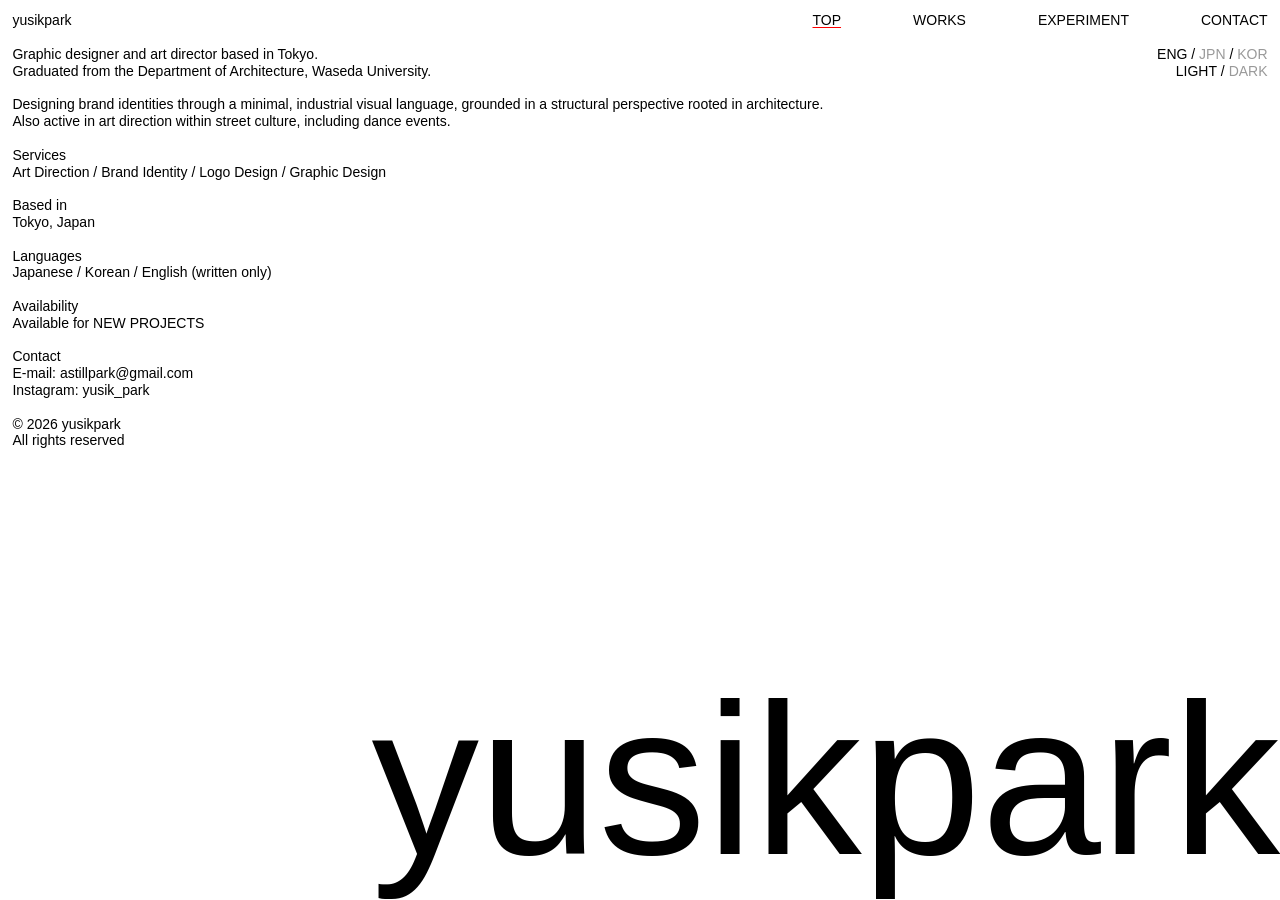
<file: index.html>
<!DOCTYPE html>
<html lang="en">
<head>
    <meta charset="UTF-8">
    <meta name="viewport" content="width=device-width, initial-scale=1.0">
<meta name="color-scheme" content="light dark">
  <title>yusikpark</title>
  <meta name="description" content="yusikpark — Visual designer and art director based in Tokyo.">
    <!-- favicon -->
  <link rel="icon" href="favicon.svg" type="image/svg+xml">
  <link rel="icon" href="favicon-96.png" type="image/png" sizes="96x96">
  <link rel="apple-touch-icon" href="apple-touch-icon.png">

  <!-- OGP（SNSで共有したときの表示） -->
  <meta property="og:type" content="website">
  <meta property="og:site_name" content="yusikpark">
  <meta property="og:title" content="yusikpark">
  <meta property="og:description" content="Visual designer and art director based in Tokyo.">
  <meta property="og:url" content="https://yusikpark.com/">
  <meta property="og:image" content="https://yusikpark.com/images/ogp.png">
  <meta property="og:image:width" content="1200">
  <meta property="og:image:height" content="630">
  <meta name="twitter:card" content="summary_large_image">
  <!-- ちらつき防止：表示前にライト/ダークと言語を反映 -->
  <script>
    (function () {
      try {
        var t = localStorage.getItem("theme") ||
          (matchMedia("(prefers-color-scheme: dark)").matches ? "dark" : "light");
        document.documentElement.dataset.theme = t;
        var l = localStorage.getItem("lang");
        if (l) document.documentElement.lang = l;
      } catch (e) {}
    })();
  </script>
  <link rel="stylesheet" href="css/style.css">
  <script src="js/i18n.js" defer></script>
  <script src="js/main.js" defer></script>
</head>
<body data-page="top">
  <!-- 左テキスト＋右上メニューは js/main.js が全ページ共通で描画 -->
  <div id="site-chrome"></div>

    <main>
    <!-- TOPの大きな名前（1文字ずつのホバー用に js/main.js が分割します） -->
    <h1 class="hero-name" data-split>yusikpark</h1>
  </main>
  <!-- Cloudflare Web Analytics -->
   <script type='module' src='https://static.cloudflareinsights.com/beacon.min.js' data-cf-beacon='{"token": "ea90428f570e417a8672faa3dfea3c70"}'></script>
   <!-- End Cloudflare Web Analytics -->
</body>
</html>
</file>
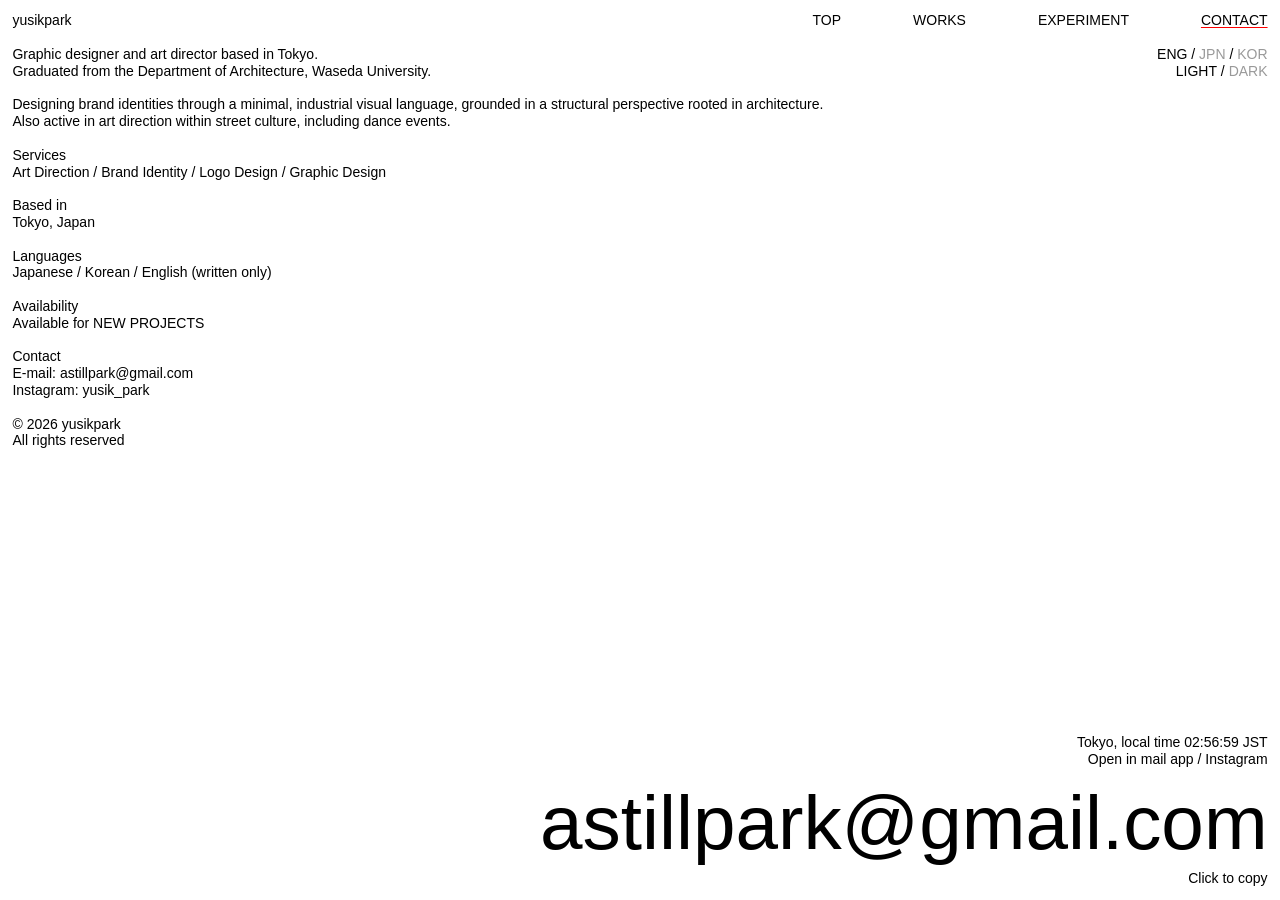
<file: contact.html>
<!DOCTYPE html>
<html lang="en">
<head>
    <meta charset="UTF-8">
    <meta name="viewport" content="width=device-width, initial-scale=1.0">
<meta name="color-scheme" content="light dark">
  <title>CONTACT - yusikpark</title>
  <meta name="description" content="yusikpark — Visual designer and art director based in Tokyo.">
   <!-- favicon -->
  <link rel="icon" href="favicon.svg" type="image/svg+xml">
  <link rel="icon" href="favicon-96.png" type="image/png" sizes="96x96">
  <link rel="apple-touch-icon" href="apple-touch-icon.png">

  <!-- ちらつき防止：表示前にライト/ダークと言語を反映 -->
  <script>
    (function () {
      try {
        var t = localStorage.getItem("theme") ||
          (matchMedia("(prefers-color-scheme: dark)").matches ? "dark" : "light");
        document.documentElement.dataset.theme = t;
        var l = localStorage.getItem("lang");
        if (l) document.documentElement.lang = l;
      } catch (e) {}
    })();
  </script>
  <link rel="stylesheet" href="css/style.css">
  <script src="js/i18n.js" defer></script>
  <script src="js/main.js" defer></script>
</head>
<body data-page="contact">
  <!-- 左テキスト＋右上メニューは js/main.js が全ページ共通で描画 -->
  <div id="site-chrome"></div>

    <main>
    <!-- 中身は js/main.js が言語に合わせて描画します -->
    <div class="contact" id="contact"></div>
  </main>
    <!-- Cloudflare Web Analytics -->
   <script type='module' src='https://static.cloudflareinsights.com/beacon.min.js' data-cf-beacon='{"token": "ea90428f570e417a8672faa3dfea3c70"}'></script>
   <!-- End Cloudflare Web Analytics -->
</body>
</html>
</file>
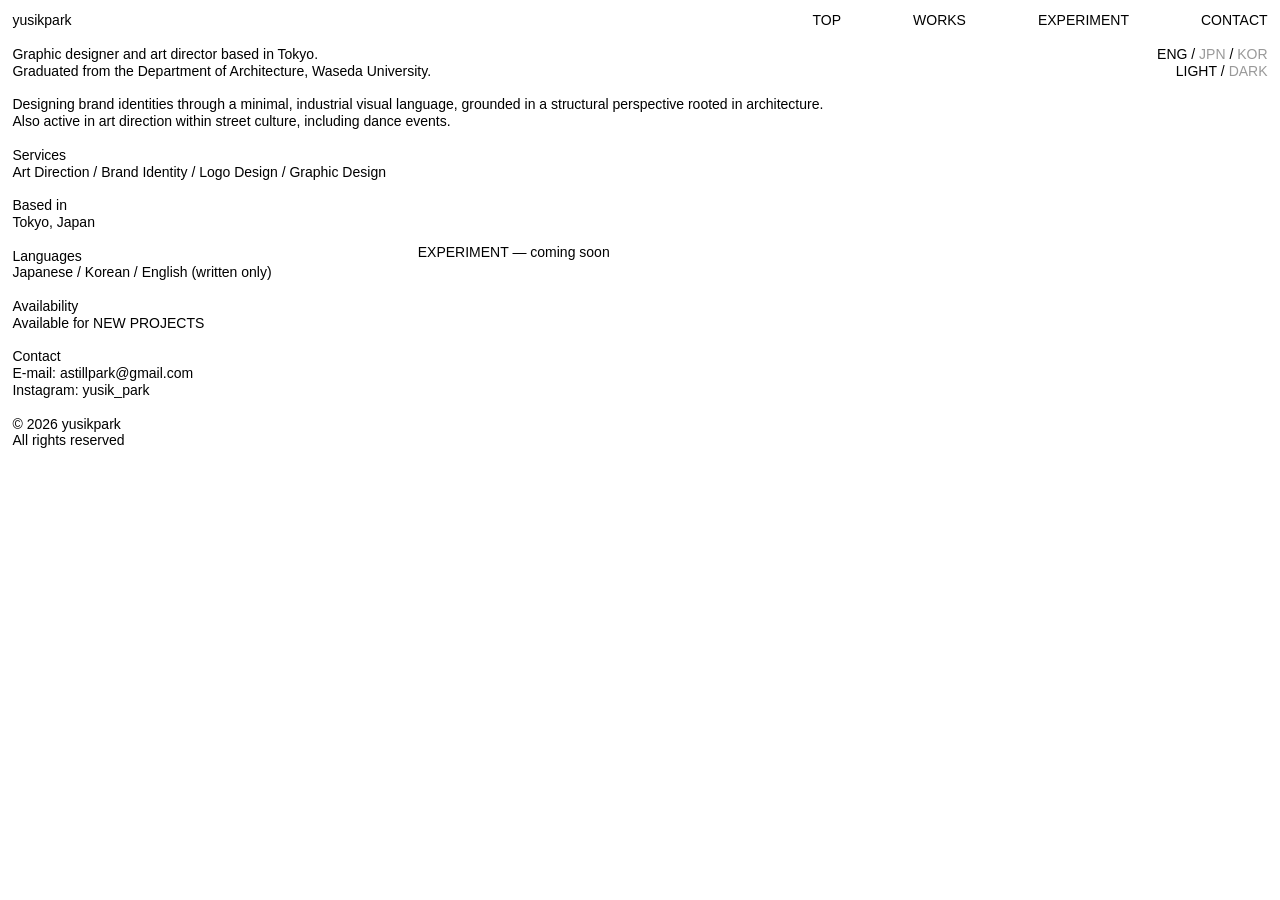
<file: experiment.html>
<!DOCTYPE html>
<html lang="en">
<head>
    <meta charset="UTF-8">
    <meta name="viewport" content="width=device-width, initial-scale=1.0">
<meta name="color-scheme" content="light dark">
  <title>EXPERIMENT - yusikpark</title>
  <meta name="description" content="yusikpark — Visual designer and art director based in Tokyo.">
   <!-- favicon -->
  <link rel="icon" href="favicon.svg" type="image/svg+xml">
  <link rel="icon" href="favicon-96.png" type="image/png" sizes="96x96">
  <link rel="apple-touch-icon" href="apple-touch-icon.png">

  <!-- ちらつき防止：表示前にライト/ダークと言語を反映 -->
  <script>
    (function () {
      try {
        var t = localStorage.getItem("theme") ||
          (matchMedia("(prefers-color-scheme: dark)").matches ? "dark" : "light");
        document.documentElement.dataset.theme = t;
        var l = localStorage.getItem("lang");
        if (l) document.documentElement.lang = l;
      } catch (e) {}
    })();
  </script>
  <link rel="stylesheet" href="css/style.css">
  <script src="js/i18n.js" defer></script>
  <script src="js/main.js" defer></script>
</head>
<body data-page="expriment">
  <!-- 左テキスト＋右上メニューは js/main.js が全ページ共通で描画 -->
  <div id="site-chrome"></div>

  <main>
     <div class="page-body"><p>EXPERIMENT — coming soon</p></div>
  </main>
    <!-- Cloudflare Web Analytics -->
   <script type='module' src='https://static.cloudflareinsights.com/beacon.min.js' data-cf-beacon='{"token": "ea90428f570e417a8672faa3dfea3c70"}'></script>
   <!-- End Cloudflare Web Analytics -->
</body>
</html>
</file>
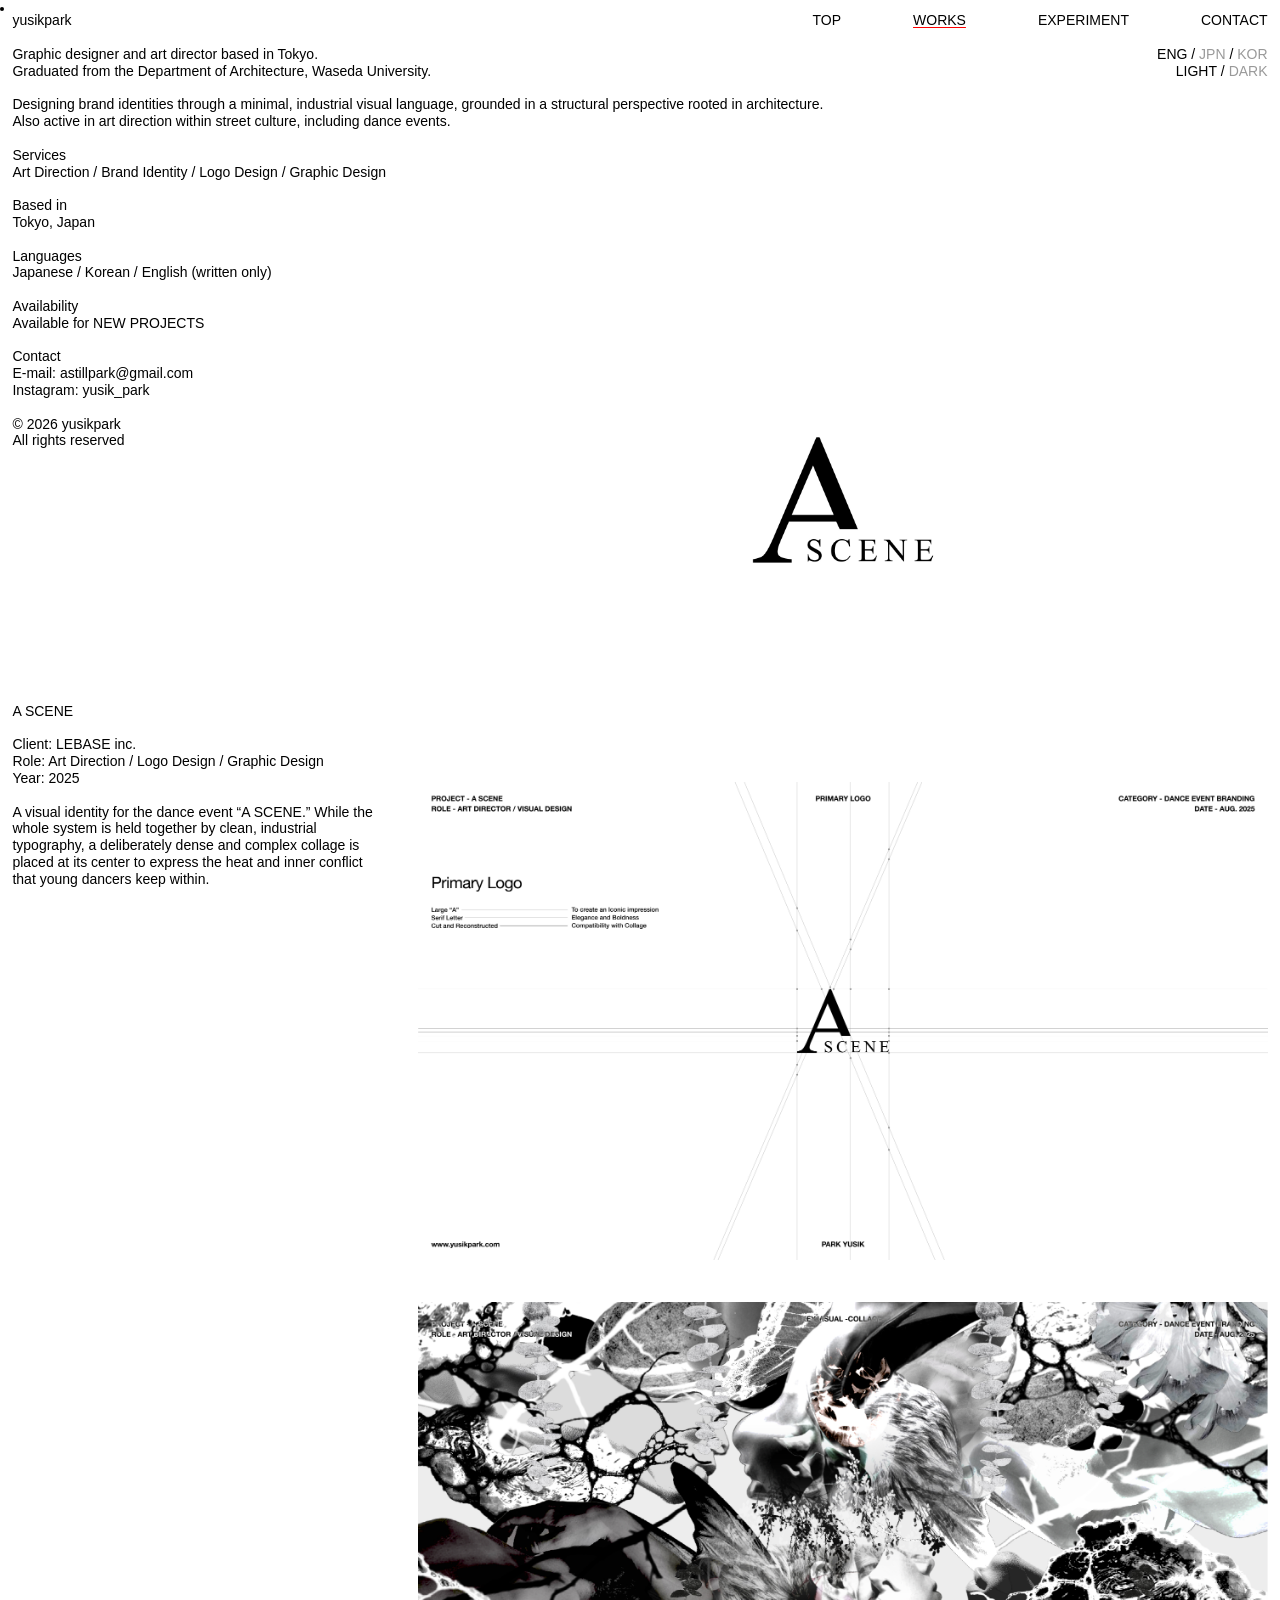
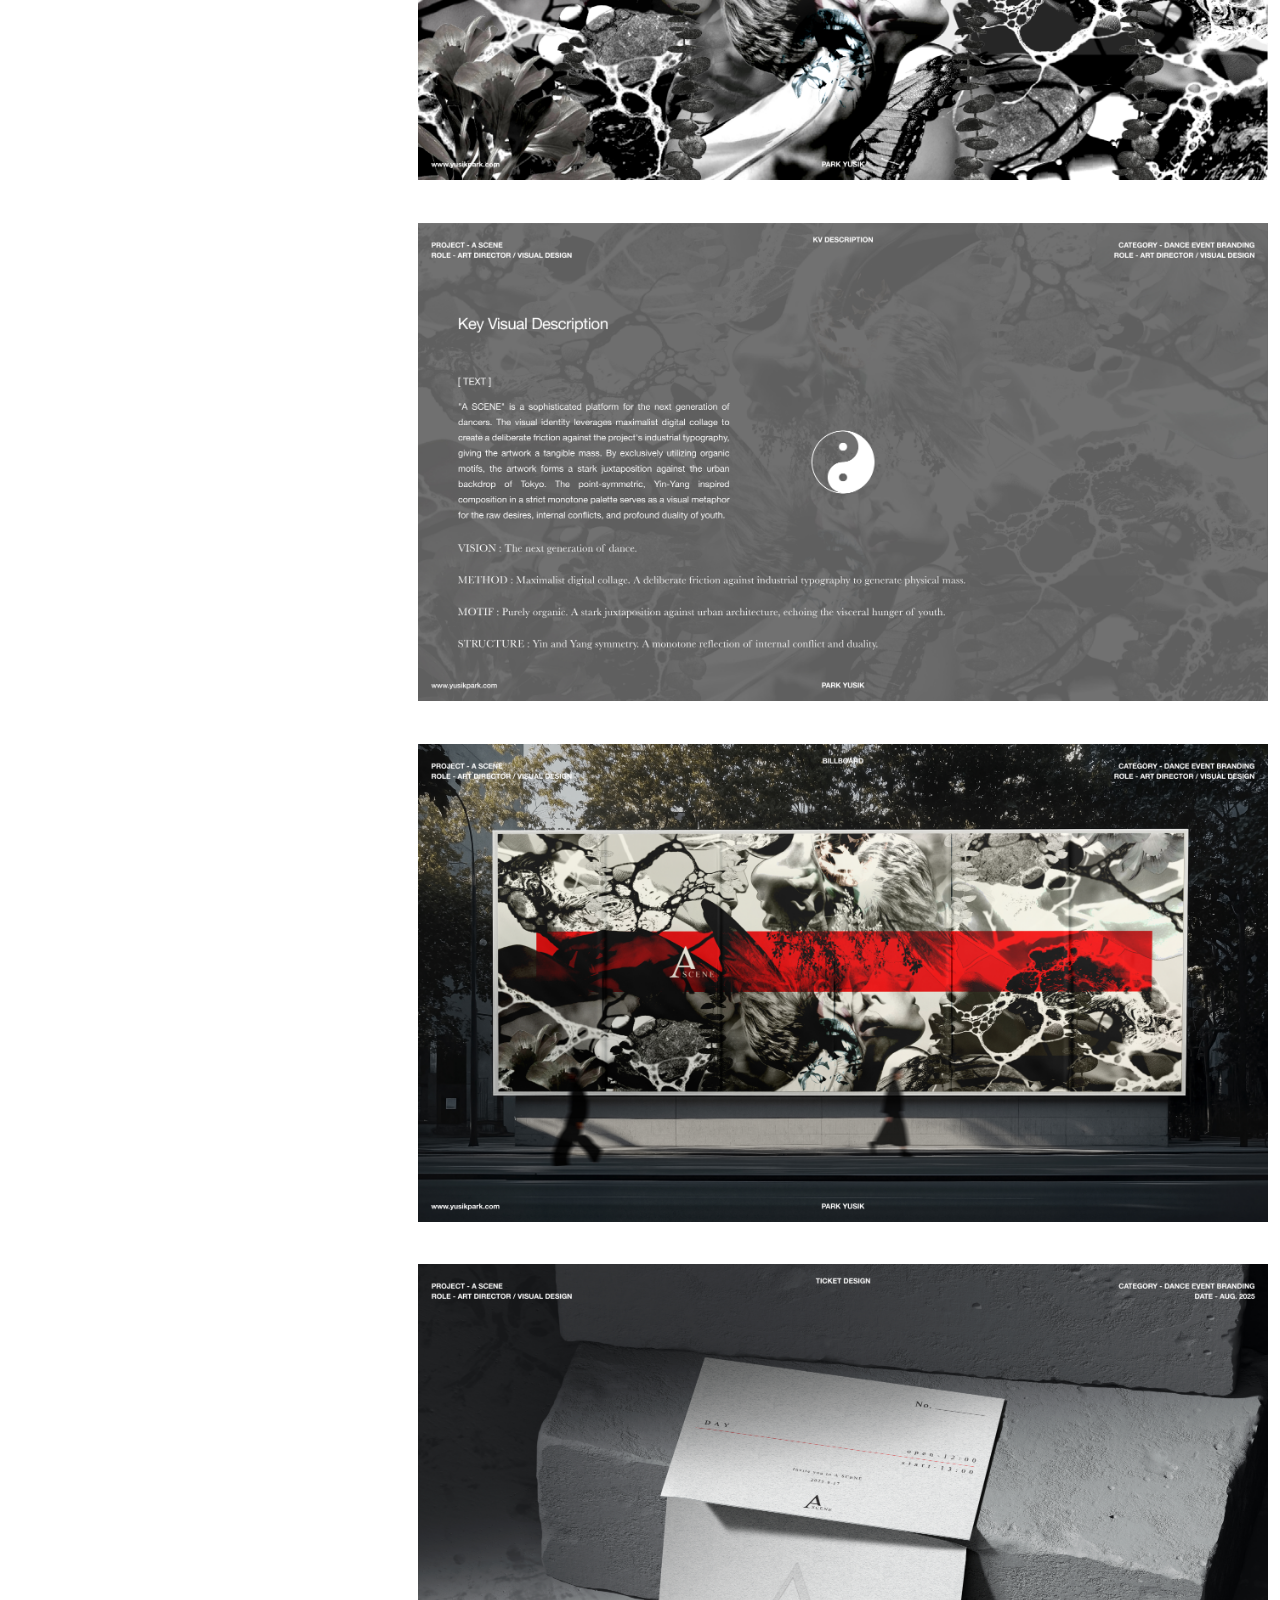
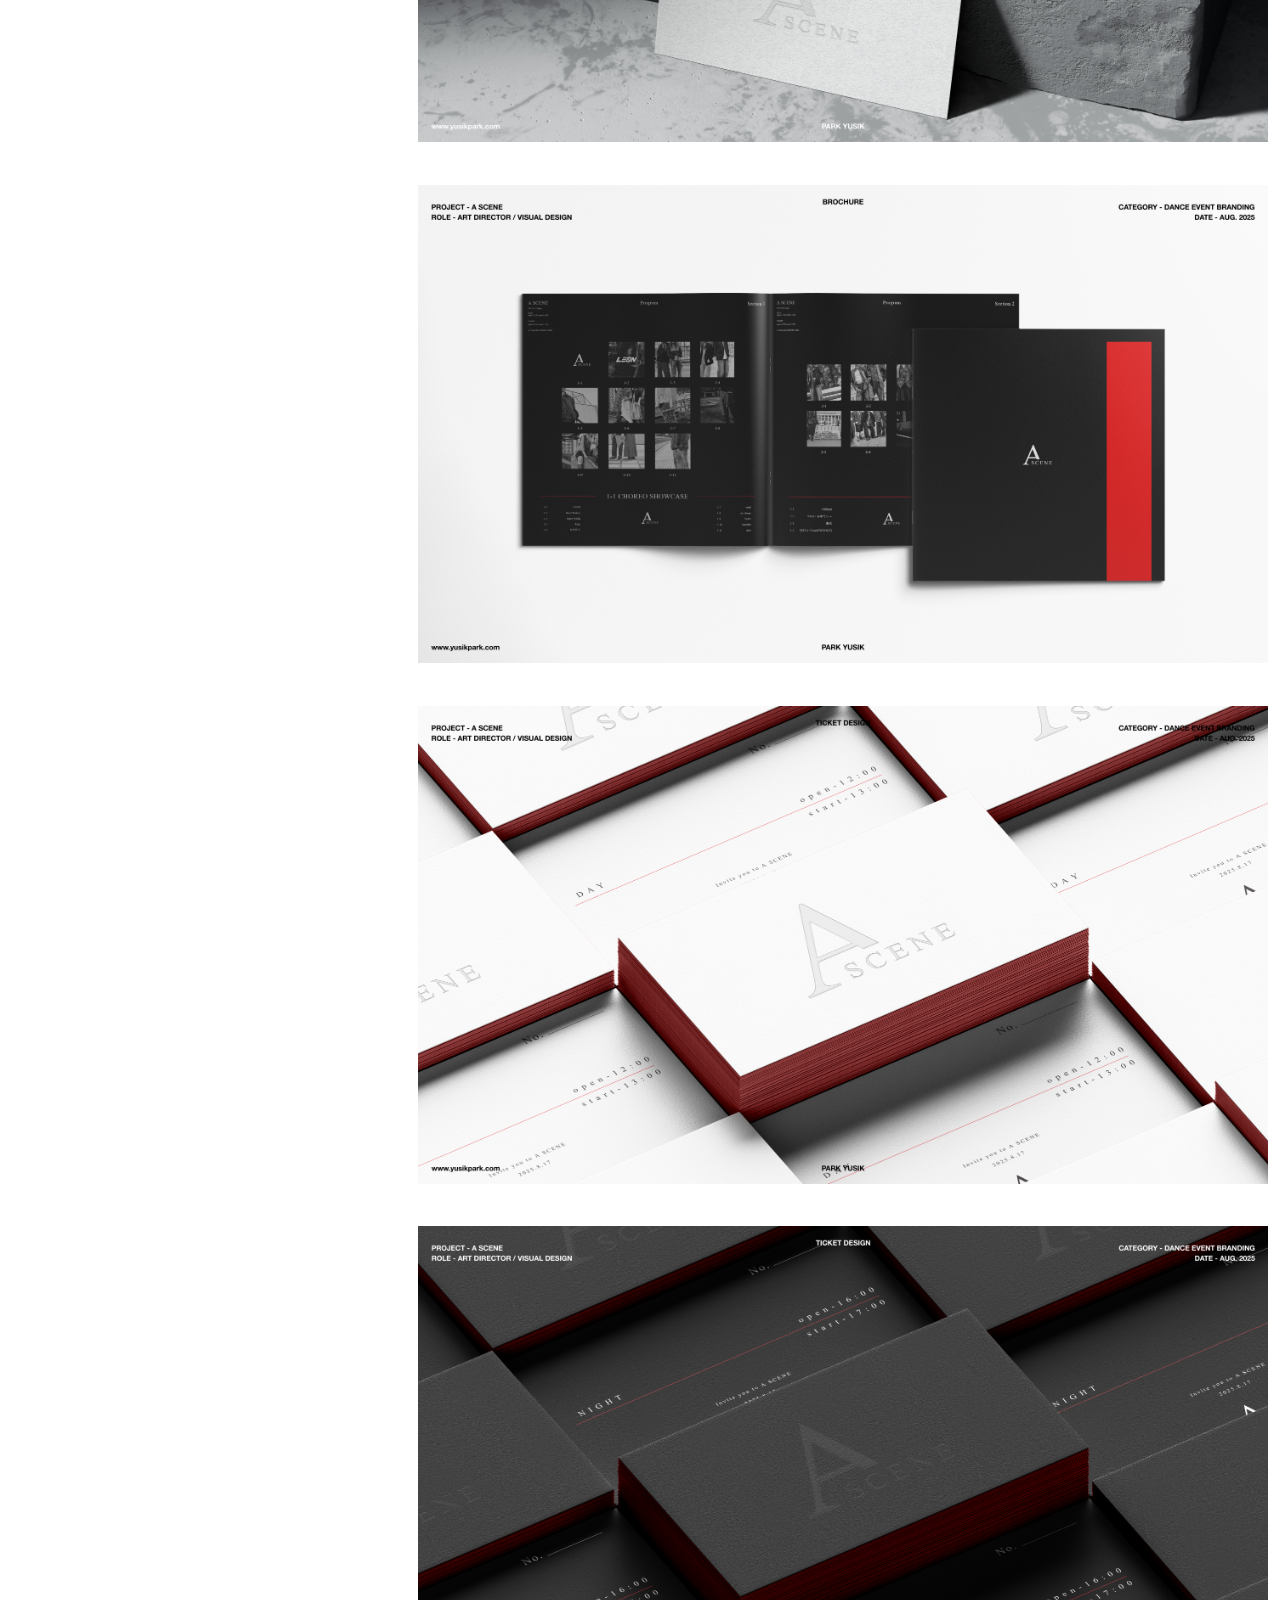
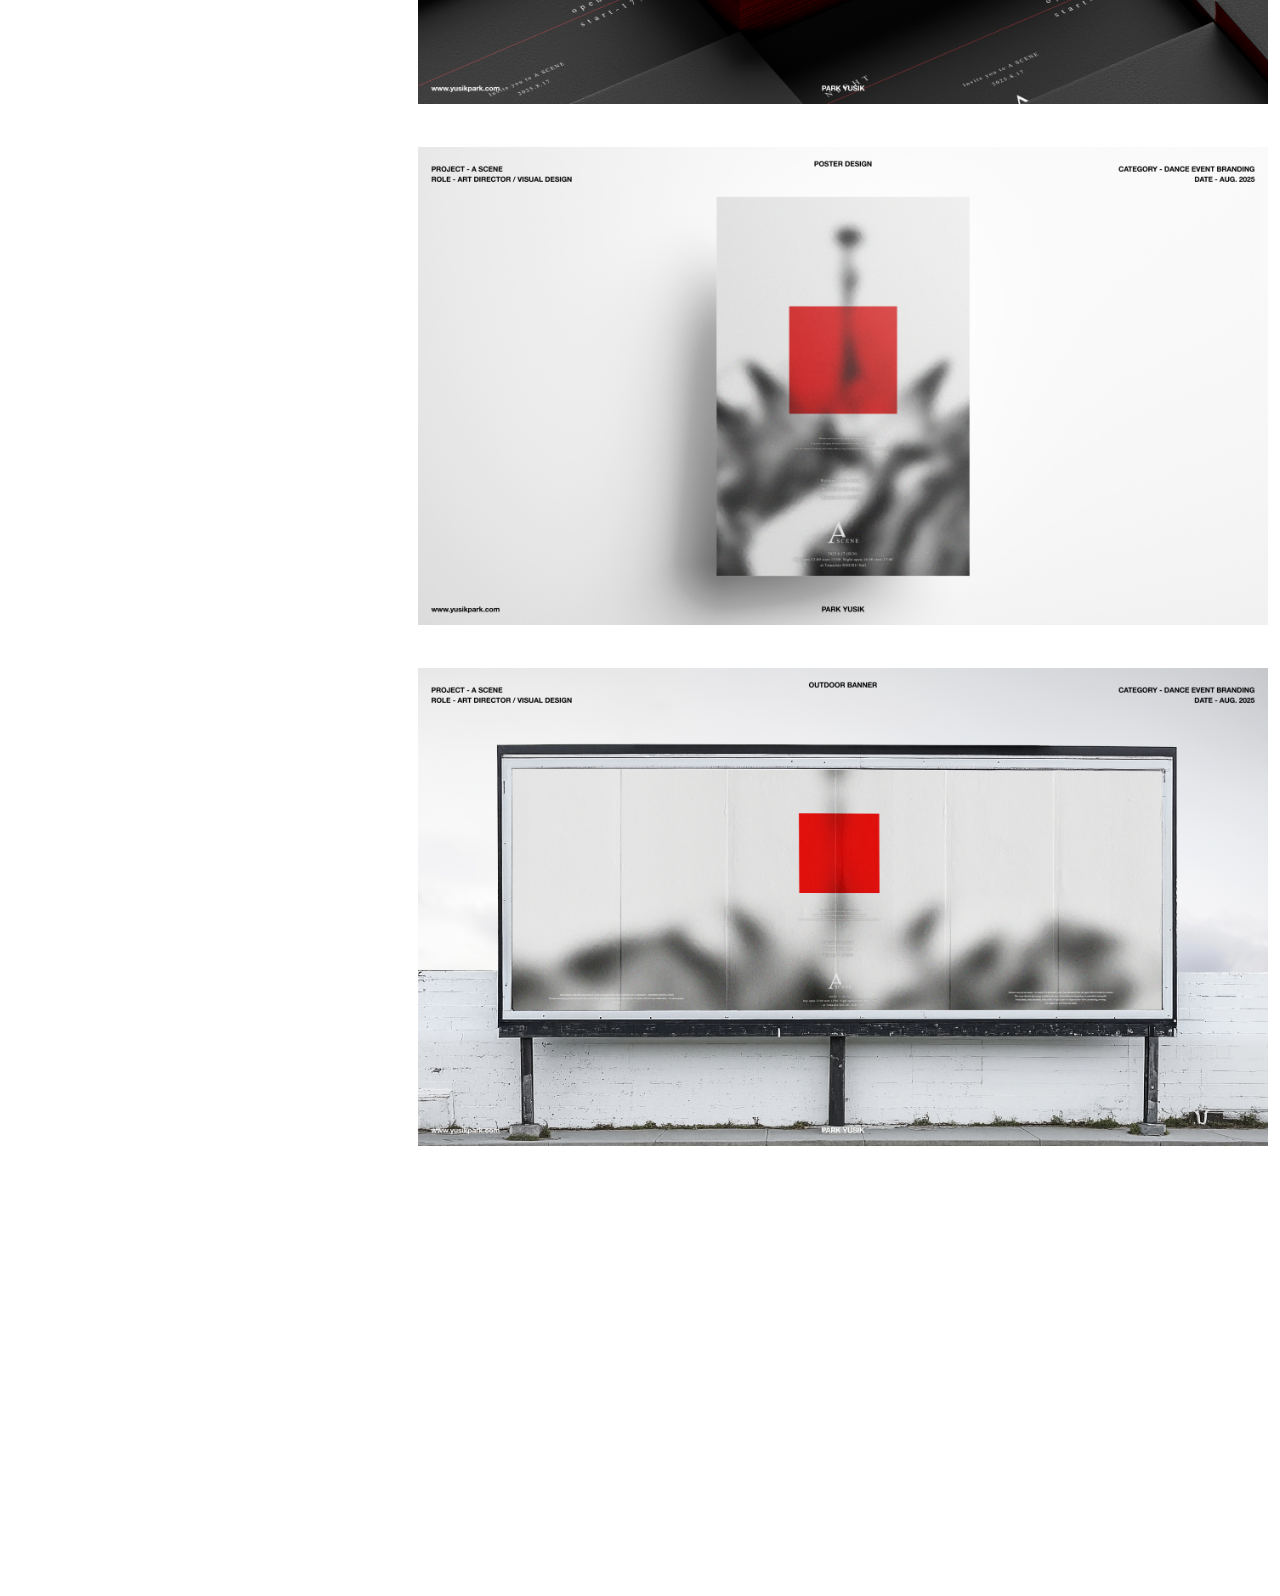
<file: work-A-SCENE.html>
<!DOCTYPE html>
<html lang="en">
<head>
    <meta charset="UTF-8">
    <meta name="viewport" content="width=device-width, initial-scale=1.0">
<meta name="color-scheme" content="light dark">
  <title>A SCENE — yusikpark</title>
  <meta name="description" content="yusikpark — Visual designer and art director based in Tokyo.">
   <!-- favicon -->
    <!-- favicon -->
  <link rel="icon" href="/favicon.svg" type="image/svg+xml">
  <link rel="icon" href="/favicon-96.png" type="image/png" sizes="96x96">
  <link rel="apple-touch-icon" href="/apple-touch-icon.png">

  <!-- 正式なURL（.htmlあり・なしの重複を防ぐ） ★ -->
  <link rel="canonical" href="https://yusikpark.com/work-A-SCENE">

  <!-- OGP -->
  <meta property="og:type" content="website">
  <meta property="og:site_name" content="yusikpark">
  <meta property="og:title" content="A SCENE — yusikpark">          <!-- ★ -->
  <meta property="og:description" content="Graphic designer and art director based in Tokyo.">
  <meta property="og:url" content="https://yusikpark.com/work-A-SCENE">  <!-- ★ -->
  <meta property="og:image" content="https://yusikpark.com/images/ogp.png">
  <meta property="og:image:width" content="1200">
  <meta property="og:image:height" content="630">
  <meta name="twitter:card" content="summary_large_image">
  <!-- ちらつき防止：表示前にライト/ダークと言語を反映 -->
  <script>
    (function () {
      try {
        var t = localStorage.getItem("theme") ||
          (matchMedia("(prefers-color-scheme: dark)").matches ? "dark" : "light");
        document.documentElement.dataset.theme = t;
        var l = localStorage.getItem("lang");
        if (l) document.documentElement.lang = l;
      } catch (e) {}
    })();
  </script>
  <link rel="stylesheet" href="css/style.css">
  <script src="js/i18n.js" defer></script>
  <script src="js/works.js" defer></script>
  <script src="js/main.js" defer></script>
</head>
<body data-page="works" data-work="work-A-SCENE">
  <!-- 左テキスト＋右上メニューは js/main.js が全ページ共通で描画 -->
  <div id="site-chrome"></div>

      <main>
    <!-- 作品詳細：画像を上から順に並べる。1枚目の下に作品名とカテゴリー
         画像を入れたら、仮ボックス（div.work-thumb）を次の形に差し替え：
         <img src="images/works/01/01.jpg" alt="Project name" width="1920" height="1080" loading="lazy"> -->
            <!-- 左下の固定キャプション（中身は js/works.js） -->
    <div class="work-info" id="work-info"></div>
      <li class="work">
        
    <ul class="works-feed">
      <img src="images/works/A-SCENE/thumb.jpg" alt="作品名" loading="lazy">
      <li class="work"><img src="images/works/A-SCENE/01.jpg" alt="作品名" loading="lazy"></li>
      <li class="work"><img src="images/works/A-SCENE/02.jpg" alt="作品名" loading="lazy"></li>
      <li class="work"><img src="images/works/A-SCENE/03.jpg" alt="作品名" loading="lazy"></li>
      <li class="work"><img src="images/works/A-SCENE/04.jpg" alt="作品名" loading="lazy"></li>
      <li class="work"><img src="images/works/A-SCENE/05.jpg" alt="作品名" loading="lazy"></li>
      <li class="work"><img src="images/works/A-SCENE/06.jpg" alt="作品名" loading="lazy"></li>
      <li class="work"><img src="images/works/A-SCENE/07.jpg" alt="作品名" loading="lazy"></li>
      <li class="work"><img src="images/works/A-SCENE/08.jpg" alt="作品名" loading="lazy"></li>
      <li class="work"><img src="images/works/A-SCENE/09.jpg" alt="作品名" loading="lazy"></li>
      <li class="work"><img src="images/works/A-SCENE/10.jpg" alt="作品名" loading="lazy"></li>
    </ul>
  </main>
    <!-- Cloudflare Web Analytics -->
   <script type='module' src='https://static.cloudflareinsights.com/beacon.min.js' data-cf-beacon='{"token": "ea90428f570e417a8672faa3dfea3c70"}'></script>
   <!-- End Cloudflare Web Analytics -->
</body>
</html>
</file>
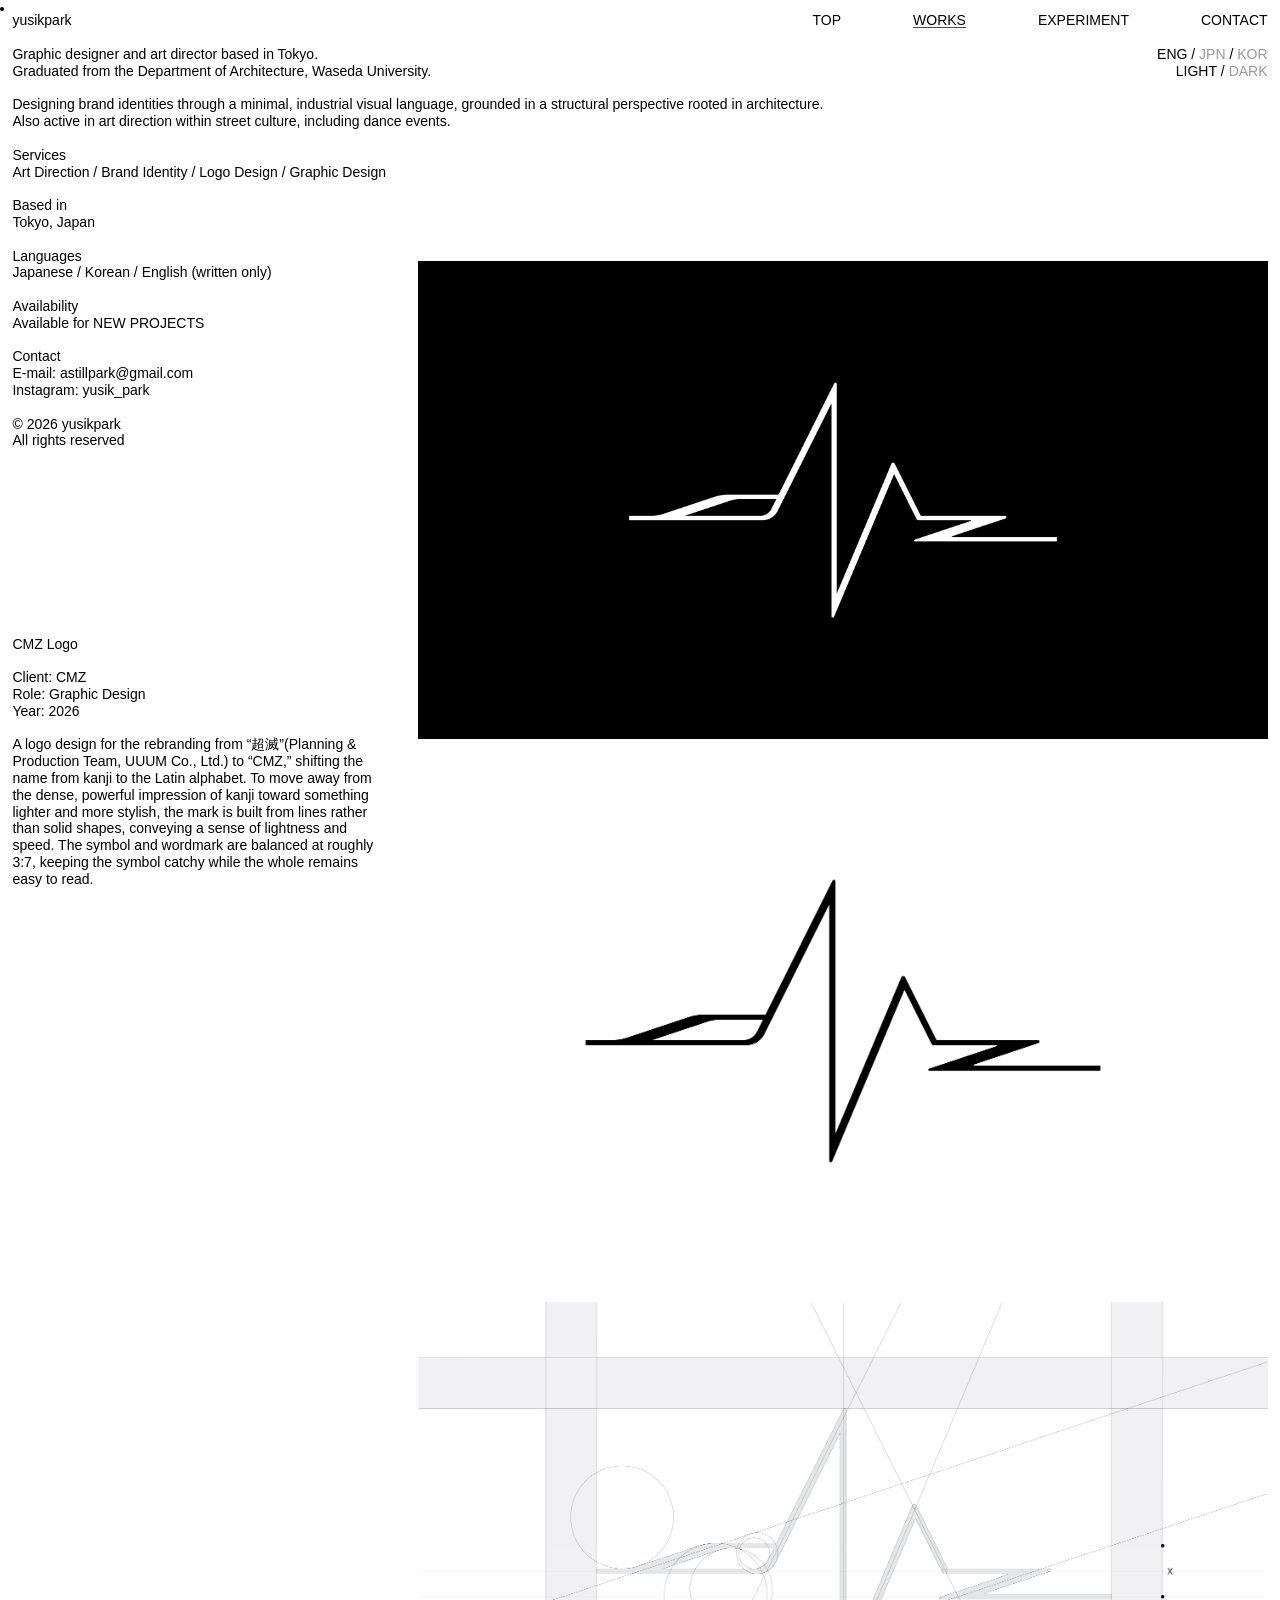
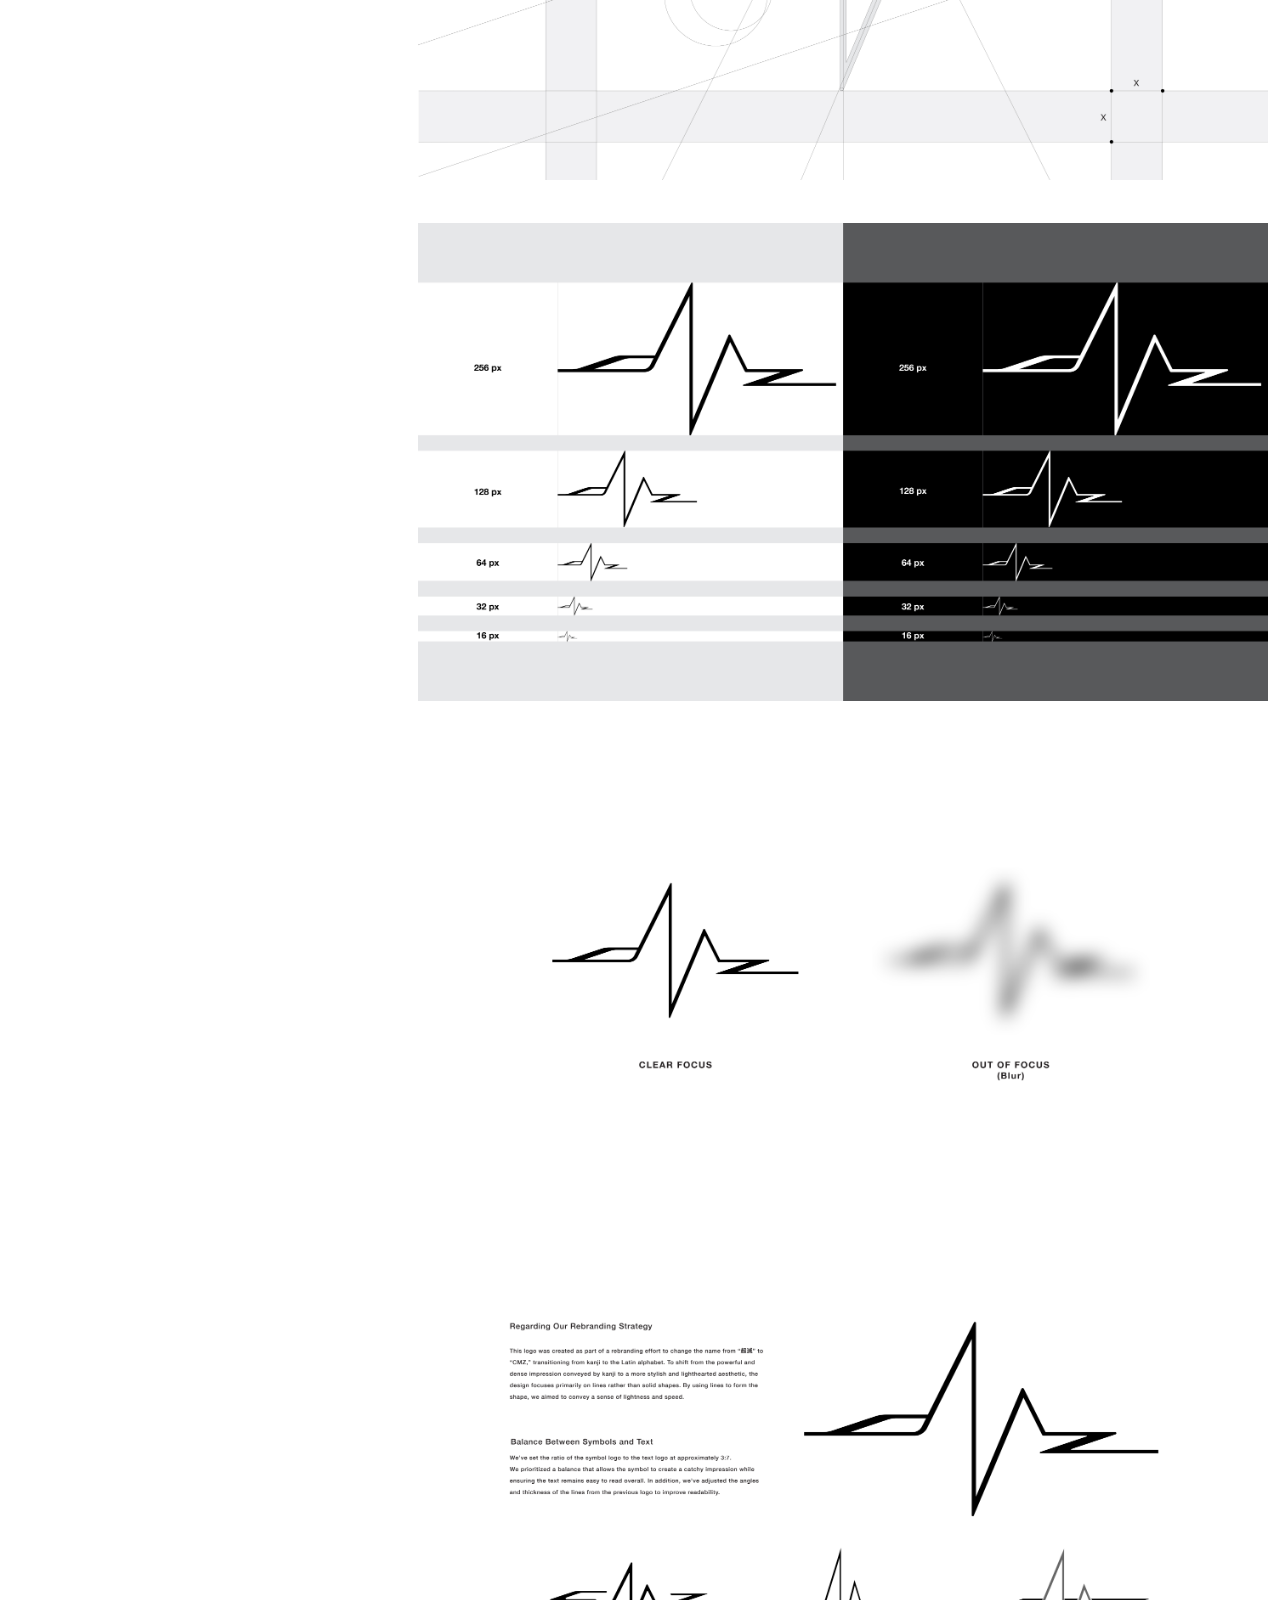
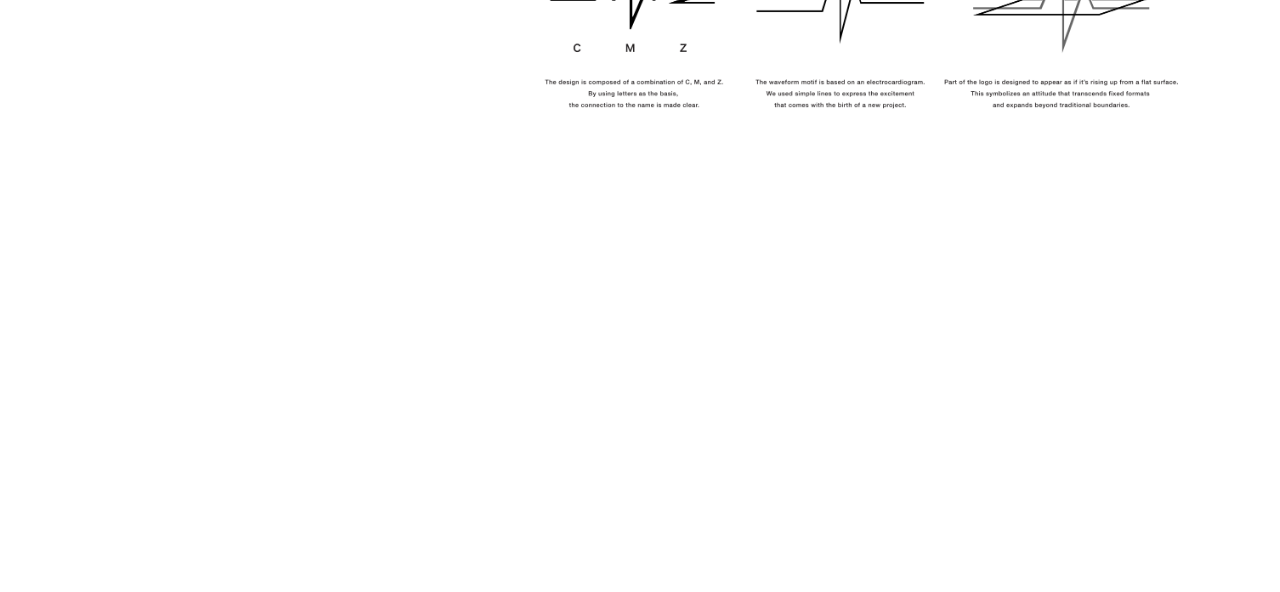
<file: work-CMZ.html>
<!DOCTYPE html>
<html lang="en">
<head>
    <meta charset="UTF-8">
    <meta name="viewport" content="width=device-width, initial-scale=1.0">
<meta name="color-scheme" content="light dark">
  <title>CMZ Logo — yusikpark</title>
  <meta name="description" content="yusikpark — Visual designer and art director based in Tokyo.">
   <!-- favicon -->
    <!-- favicon -->
  <link rel="icon" href="/favicon.svg" type="image/svg+xml">
  <link rel="icon" href="/favicon-96.png" type="image/png" sizes="96x96">
  <link rel="apple-touch-icon" href="/apple-touch-icon.png">

  <!-- 正式なURL（.htmlあり・なしの重複を防ぐ） ★ -->
  <link rel="canonical" href="https://yusikpark.com/work-CMZ">

  <!-- OGP -->
  <meta property="og:type" content="website">
  <meta property="og:site_name" content="yusikpark">
  <meta property="og:title" content="CMZ Logo — yusikpark">          <!-- ★ -->
  <meta property="og:description" content="Graphic designer and art director based in Tokyo.">
  <meta property="og:url" content="https://yusikpark.com/work-CMZ">  <!-- ★ -->
  <meta property="og:image" content="https://yusikpark.com/images/ogp.png">
  <meta property="og:image:width" content="1200">
  <meta property="og:image:height" content="630">
  <meta name="twitter:card" content="summary_large_image">
  <!-- ちらつき防止：表示前にライト/ダークと言語を反映 -->
  <script>
    (function () {
      try {
        var t = localStorage.getItem("theme") ||
          (matchMedia("(prefers-color-scheme: dark)").matches ? "dark" : "light");
        document.documentElement.dataset.theme = t;
        var l = localStorage.getItem("lang");
        if (l) document.documentElement.lang = l;
      } catch (e) {}
    })();
  </script>
  <link rel="stylesheet" href="css/style.css">
  <script src="js/i18n.js" defer></script>
  <script src="js/works.js" defer></script>
  <script src="js/main.js" defer></script>
</head>
<body data-page="works" data-work="work-CMZ">
  <!-- 左テキスト＋右上メニューは js/main.js が全ページ共通で描画 -->
  <div id="site-chrome"></div>

      <main>
    <!-- 作品詳細：画像を上から順に並べる。1枚目の下に作品名とカテゴリー
         画像を入れたら、仮ボックス（div.work-thumb）を次の形に差し替え：
         <img src="images/works/01/01.jpg" alt="Project name" width="1920" height="1080" loading="lazy"> -->
         <!-- 左下の固定キャプション（中身は js/works.js） -->
    <div class="work-info" id="work-info"></div>
      <li class="work">
        
    <ul class="works-feed">
      <img src="images/works/CMZ/thumb.jpg" alt="Mayu Wakamatsu Business Card" loading="lazy">
      <li class="work"><img src="images/works/CMZ/01.jpg" alt="作品名" loading="lazy"></li>
      <li class="work"><img src="images/works/CMZ/02.jpg" alt="作品名" loading="lazy"></li>
      <li class="work"><img src="images/works/CMZ/03.jpg" alt="作品名" loading="lazy"></li>
      <li class="work"><img src="images/works/CMZ/04.jpg" alt="作品名" loading="lazy"></li>
      <li class="work"><img src="images/works/CMZ/05.jpg" alt="作品名" loading="lazy"></li>
    </ul>
  </main>
    <!-- Cloudflare Web Analytics -->
   <script type='module' src='https://static.cloudflareinsights.com/beacon.min.js' data-cf-beacon='{"token": "ea90428f570e417a8672faa3dfea3c70"}'></script>
   <!-- End Cloudflare Web Analytics -->
</body>
</html>
</file>
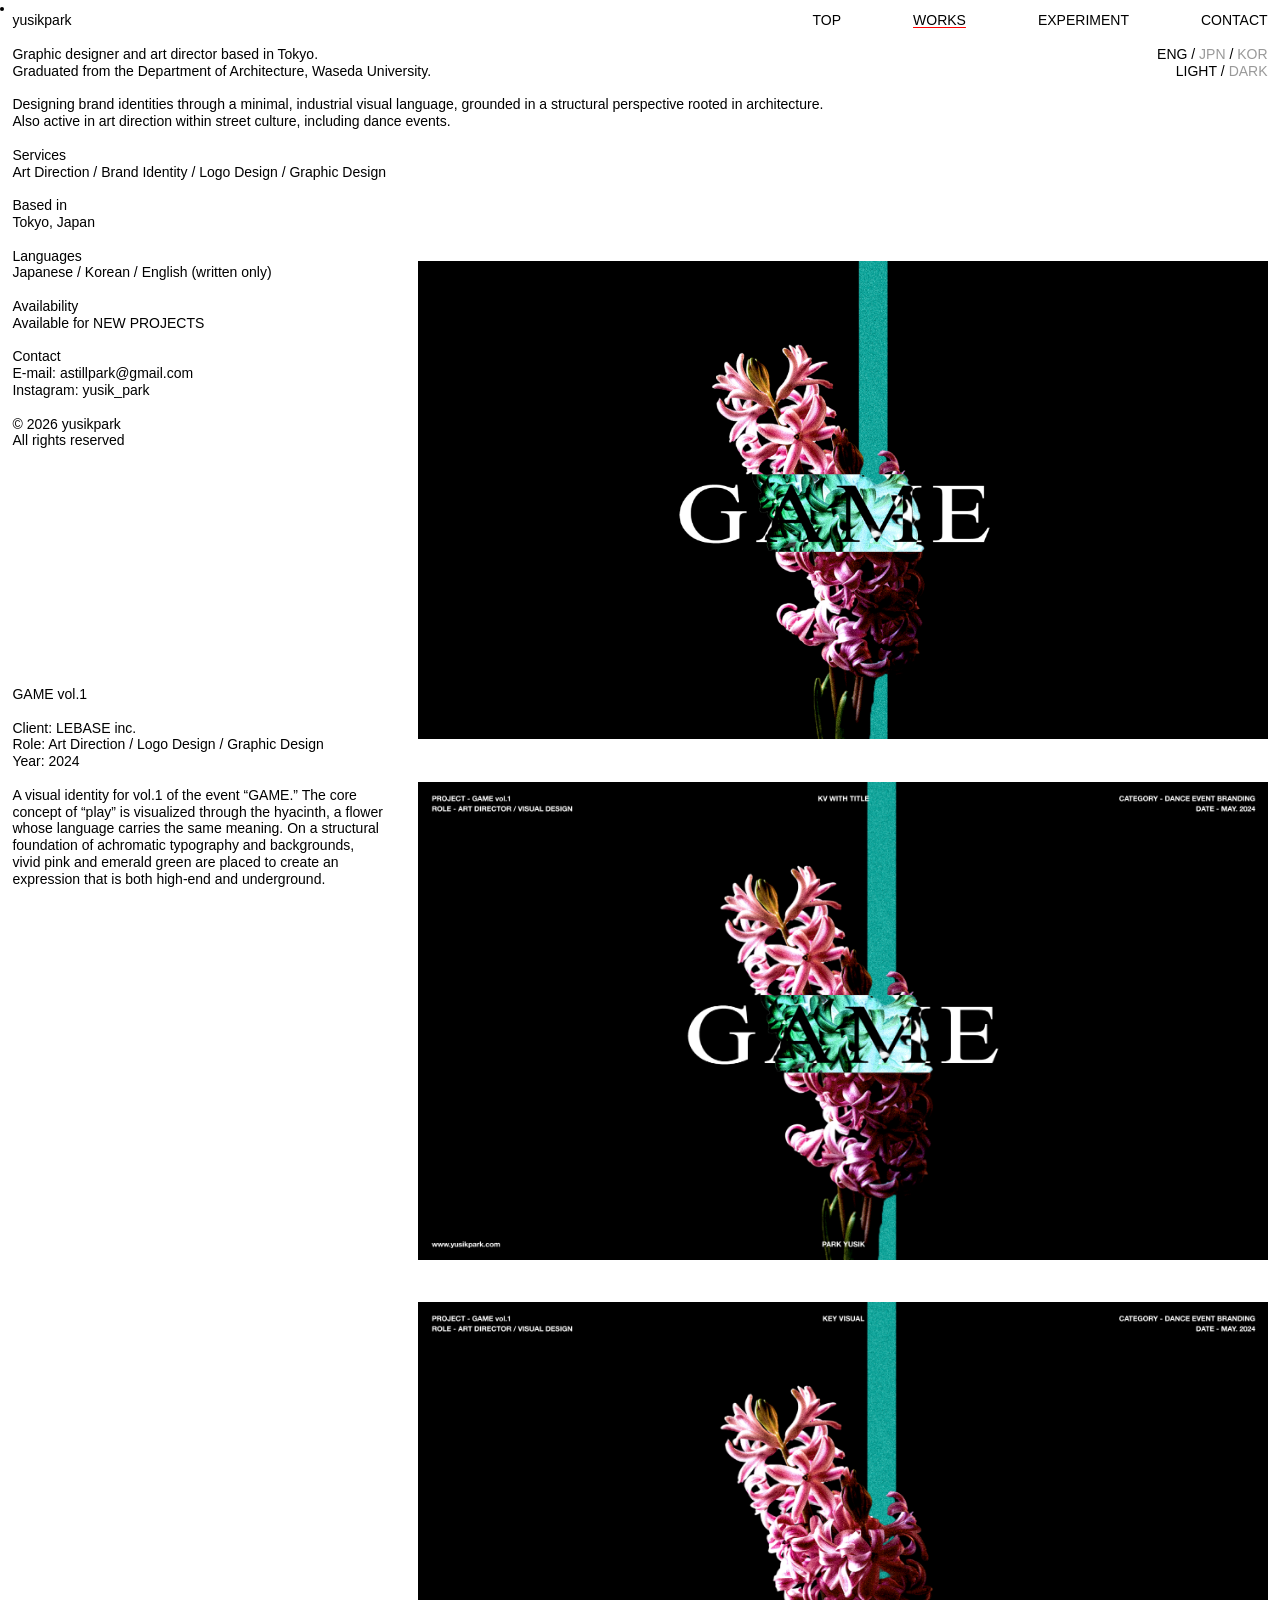
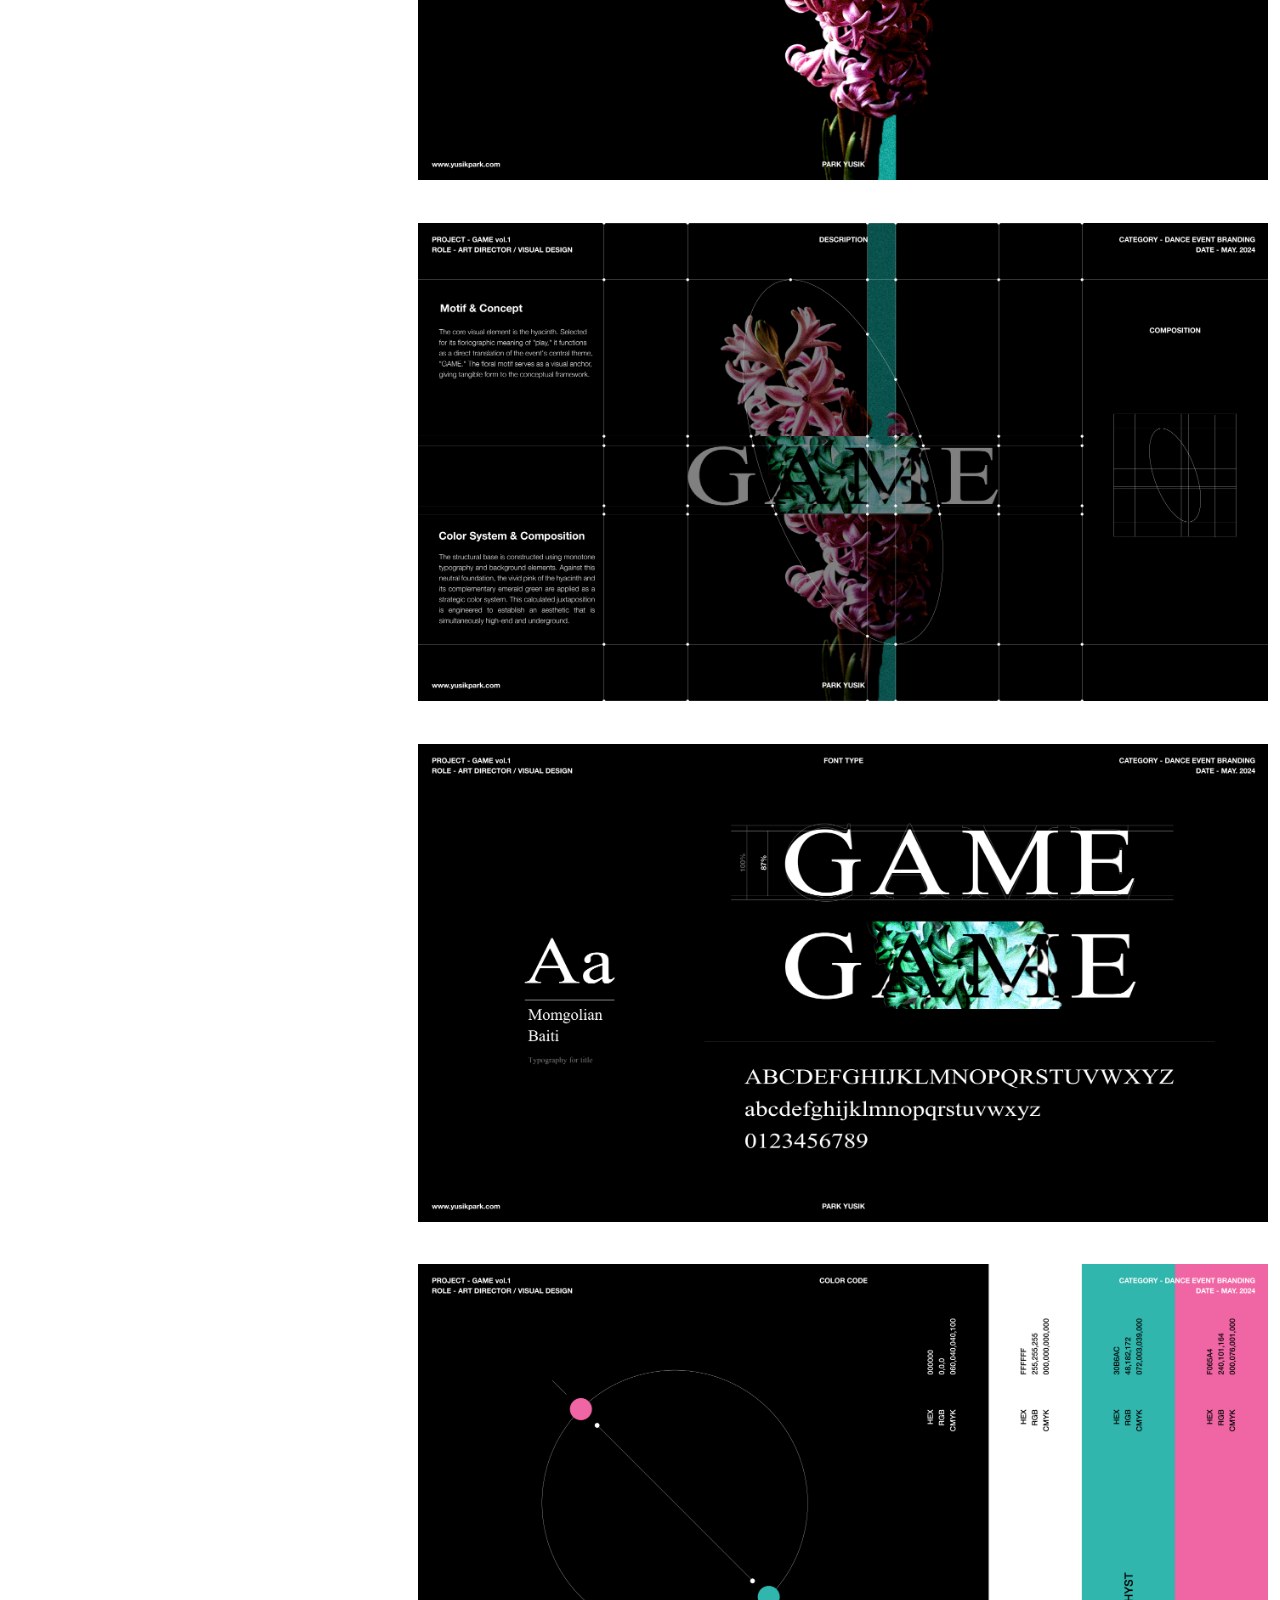
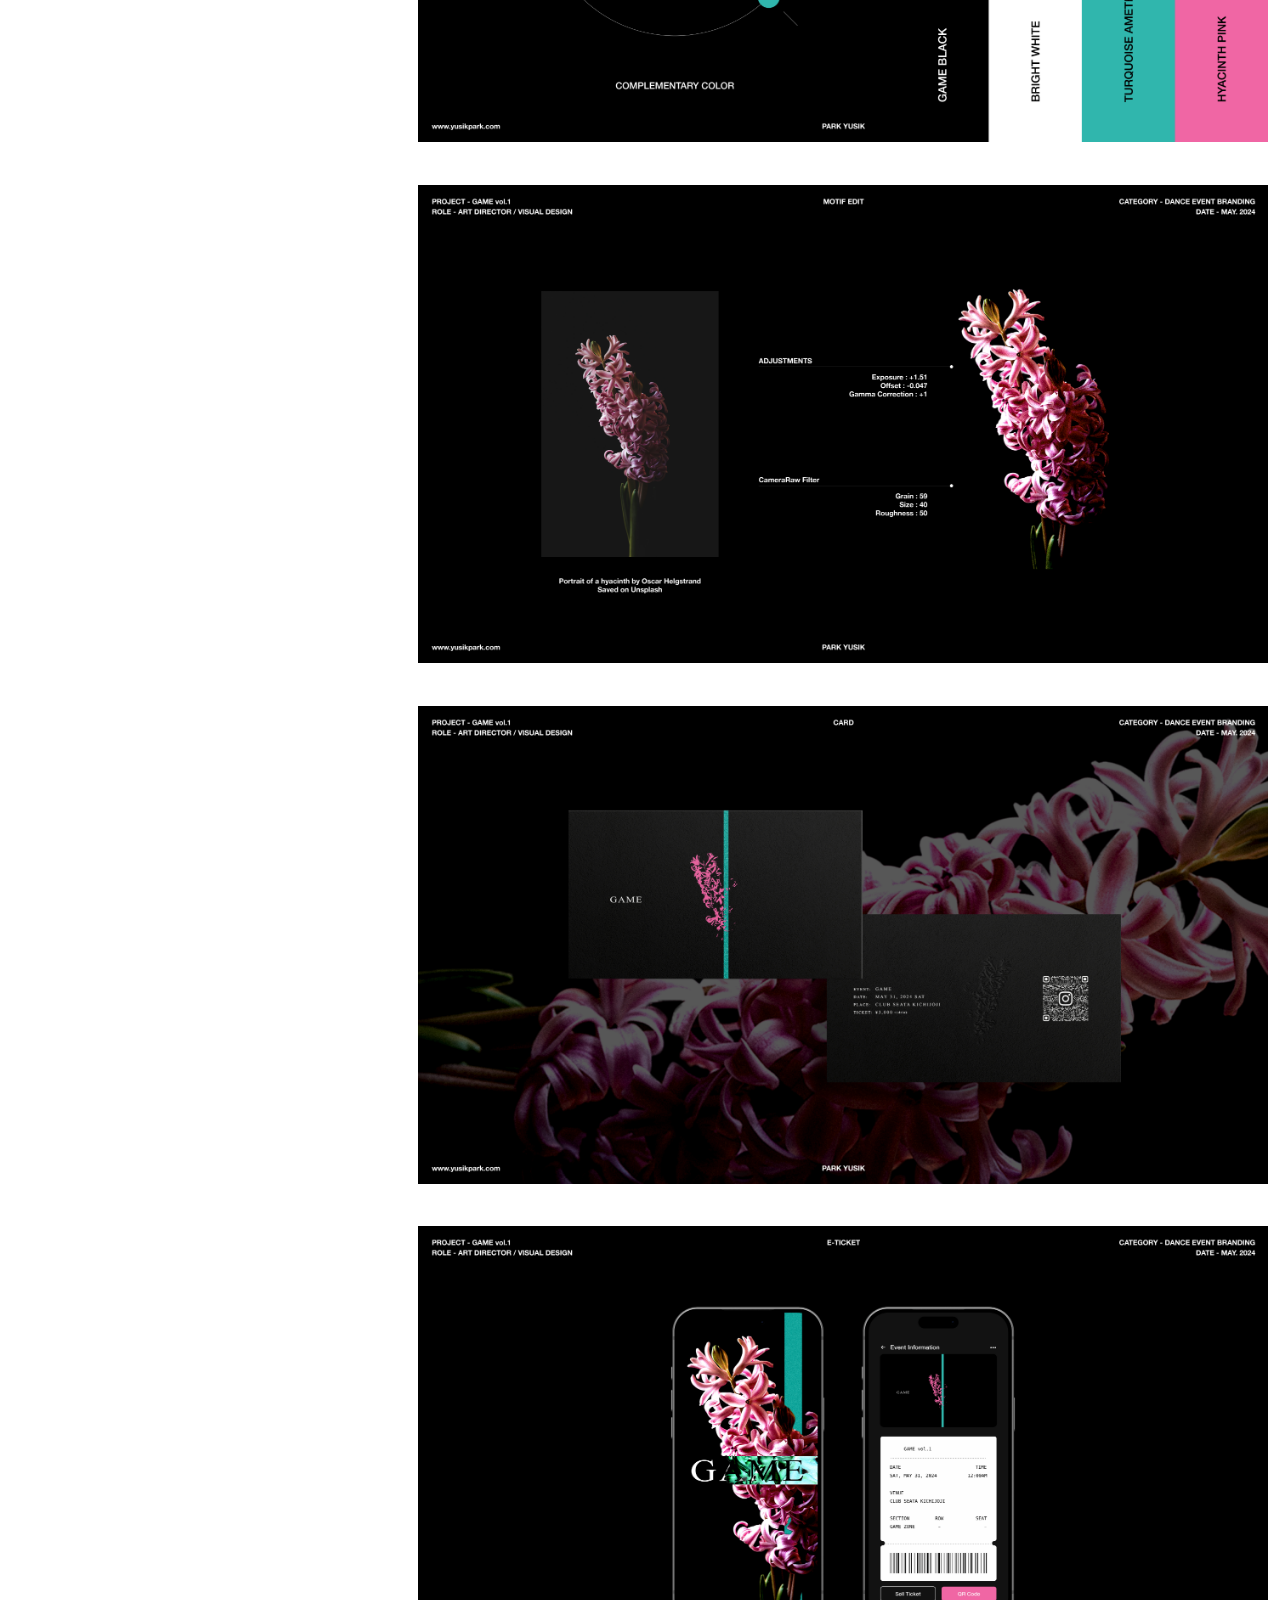
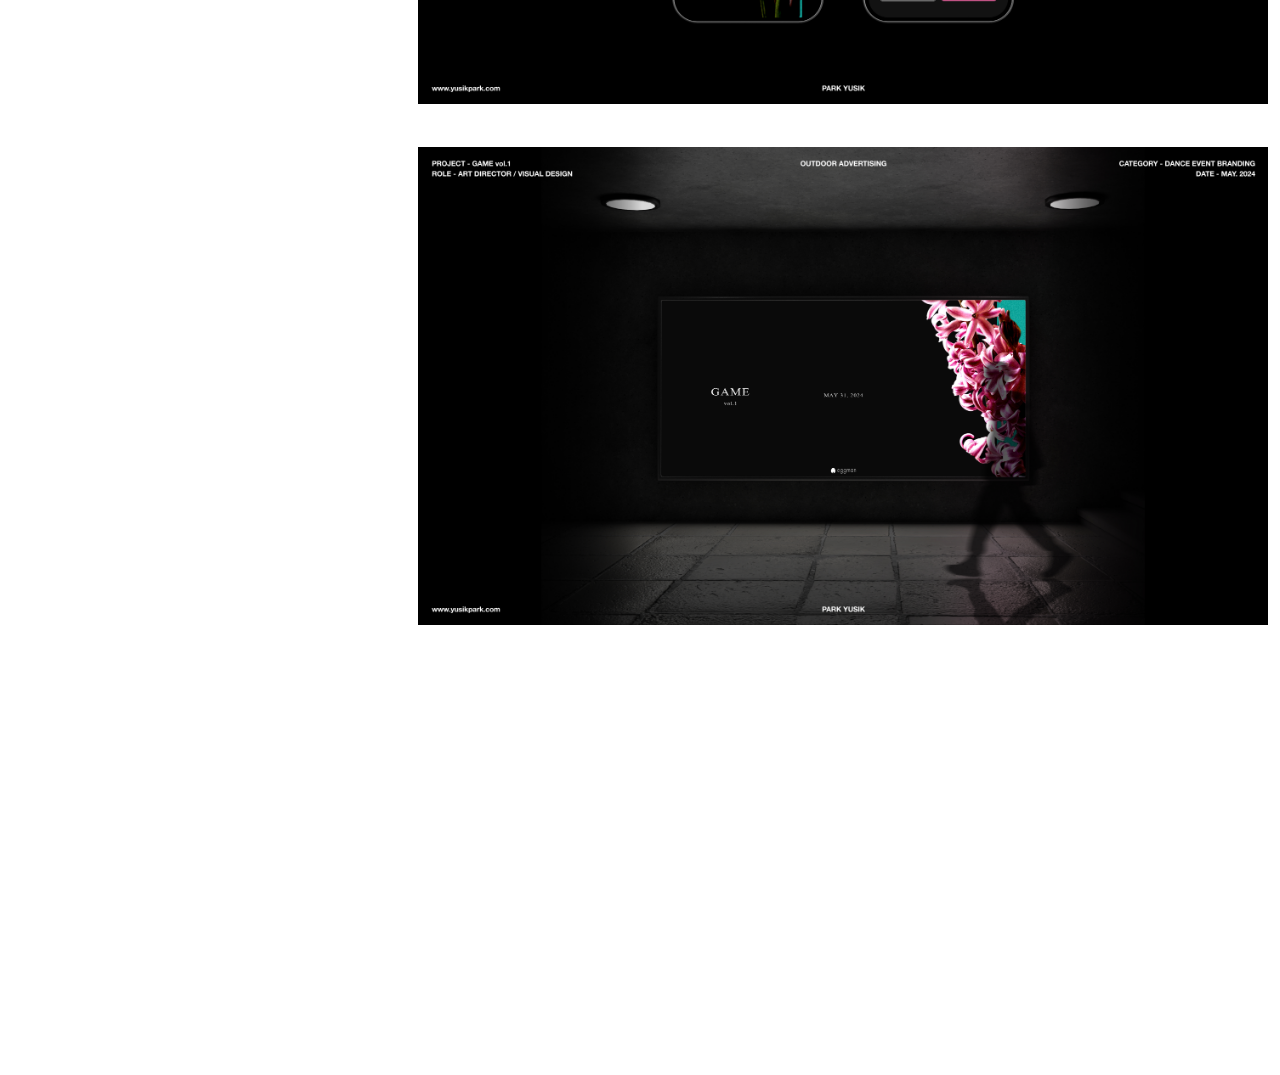
<file: work-GAME-vol.1.html>
<!DOCTYPE html>
<html lang="en">
<head>
    <meta charset="UTF-8">
    <meta name="viewport" content="width=device-width, initial-scale=1.0">
<meta name="color-scheme" content="light dark">
  <title>GAME vol.1 — yusikpark</title>
  <meta name="description" content="yusikpark — Visual designer and art director based in Tokyo.">
   <!-- favicon -->
    <!-- favicon -->
  <link rel="icon" href="/favicon.svg" type="image/svg+xml">
  <link rel="icon" href="/favicon-96.png" type="image/png" sizes="96x96">
  <link rel="apple-touch-icon" href="/apple-touch-icon.png">

  <!-- 正式なURL（.htmlあり・なしの重複を防ぐ） ★ -->
  <link rel="canonical" href="https://yusikpark.com/work-GAME-vol.1">

  <!-- OGP -->
  <meta property="og:type" content="website">
  <meta property="og:site_name" content="yusikpark">
  <meta property="og:title" content="GAME vol.1 — yusikpark">          <!-- ★ -->
  <meta property="og:description" content="Graphic designer and art director based in Tokyo.">
  <meta property="og:url" content="https://yusikpark.com/work-GAME-vol.1">  <!-- ★ -->
  <meta property="og:image" content="https://yusikpark.com/images/ogp.png">
  <meta property="og:image:width" content="1200">
  <meta property="og:image:height" content="630">
  <meta name="twitter:card" content="summary_large_image">
  <!-- ちらつき防止：表示前にライト/ダークと言語を反映 -->
  <script>
    (function () {
      try {
        var t = localStorage.getItem("theme") ||
          (matchMedia("(prefers-color-scheme: dark)").matches ? "dark" : "light");
        document.documentElement.dataset.theme = t;
        var l = localStorage.getItem("lang");
        if (l) document.documentElement.lang = l;
      } catch (e) {}
    })();
  </script>
  <link rel="stylesheet" href="css/style.css">
  <script src="js/i18n.js" defer></script>
  <script src="js/works.js" defer></script>
  <script src="js/main.js" defer></script>
</head>
<body data-page="works" data-work="work-GAME-vol.1">
  <!-- 左テキスト＋右上メニューは js/main.js が全ページ共通で描画 -->
  <div id="site-chrome"></div>

      <main>
    <!-- 作品詳細：画像を上から順に並べる。1枚目の下に作品名とカテゴリー
         画像を入れたら、仮ボックス（div.work-thumb）を次の形に差し替え：
         <img src="images/works/01/01.jpg" alt="Project name" width="1920" height="1080" loading="lazy"> -->
         <!-- 左下の固定キャプション（中身は js/works.js） -->
    <div class="work-info" id="work-info"></div>
      <li class="work">
        
    <ul class="works-feed">
      <img src="images/works/GAME-vol.1/thumb.jpg" alt="GAME vol.1" loading="lazy">
      <li class="work"><img src="images/works/GAME-vol.1/01.jpg" alt="作品名" loading="lazy"></li>
      <li class="work"><img src="images/works/GAME-vol.1/02.jpg" alt="作品名" loading="lazy"></li>
      <li class="work"><img src="images/works/GAME-vol.1/03.jpg" alt="作品名" loading="lazy"></li>
      <li class="work"><img src="images/works/GAME-vol.1/04.jpg" alt="作品名" loading="lazy"></li>
      <li class="work"><img src="images/works/GAME-vol.1/05.jpg" alt="作品名" loading="lazy"></li>
      <li class="work"><img src="images/works/GAME-vol.1/06.jpg" alt="作品名" loading="lazy"></li>
      <li class="work"><img src="images/works/GAME-vol.1/07.jpg" alt="作品名" loading="lazy"></li>
      <li class="work"><img src="images/works/GAME-vol.1/08.jpg" alt="作品名" loading="lazy"></li>
      <li class="work"><img src="images/works/GAME-vol.1/09.jpg" alt="作品名" loading="lazy"></li>
    </ul>
  </main>
    <!-- Cloudflare Web Analytics -->
   <script type='module' src='https://static.cloudflareinsights.com/beacon.min.js' data-cf-beacon='{"token": "ea90428f570e417a8672faa3dfea3c70"}'></script>
   <!-- End Cloudflare Web Analytics -->
</body>
</html>
</file>
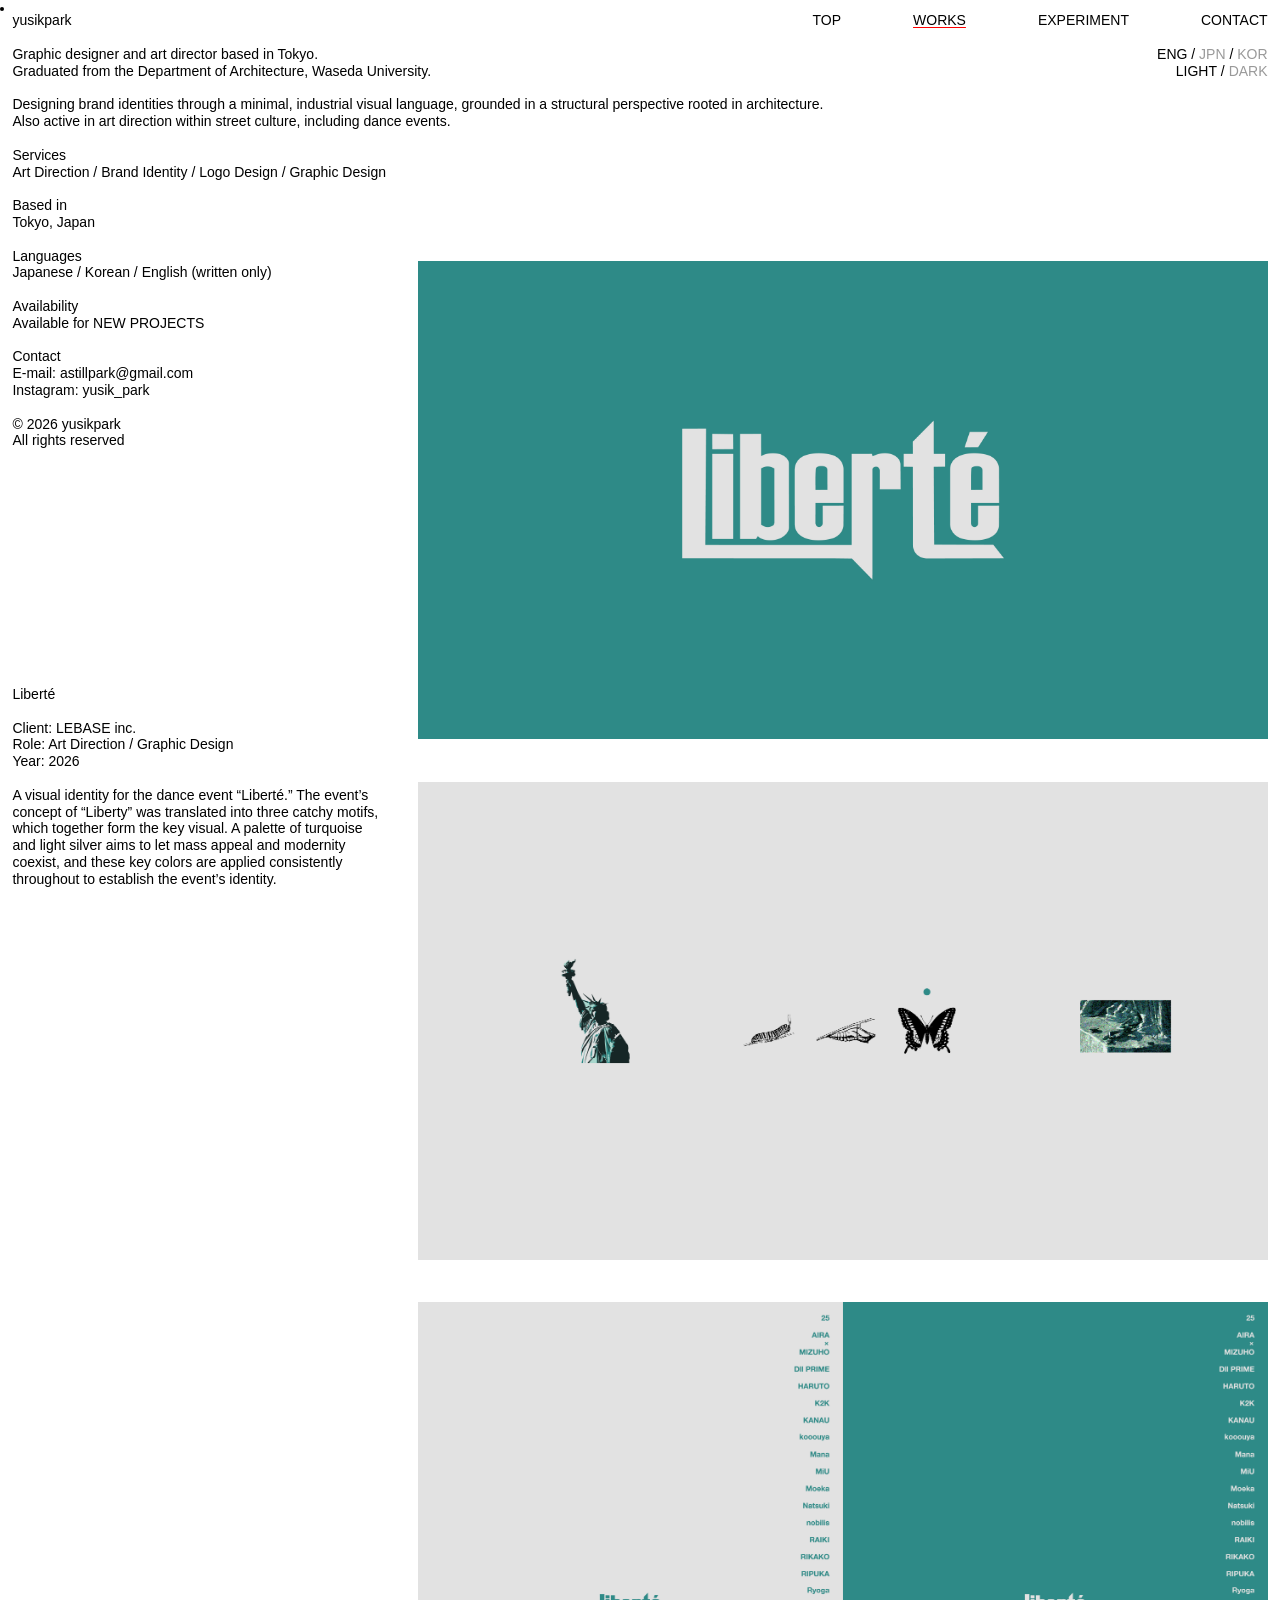
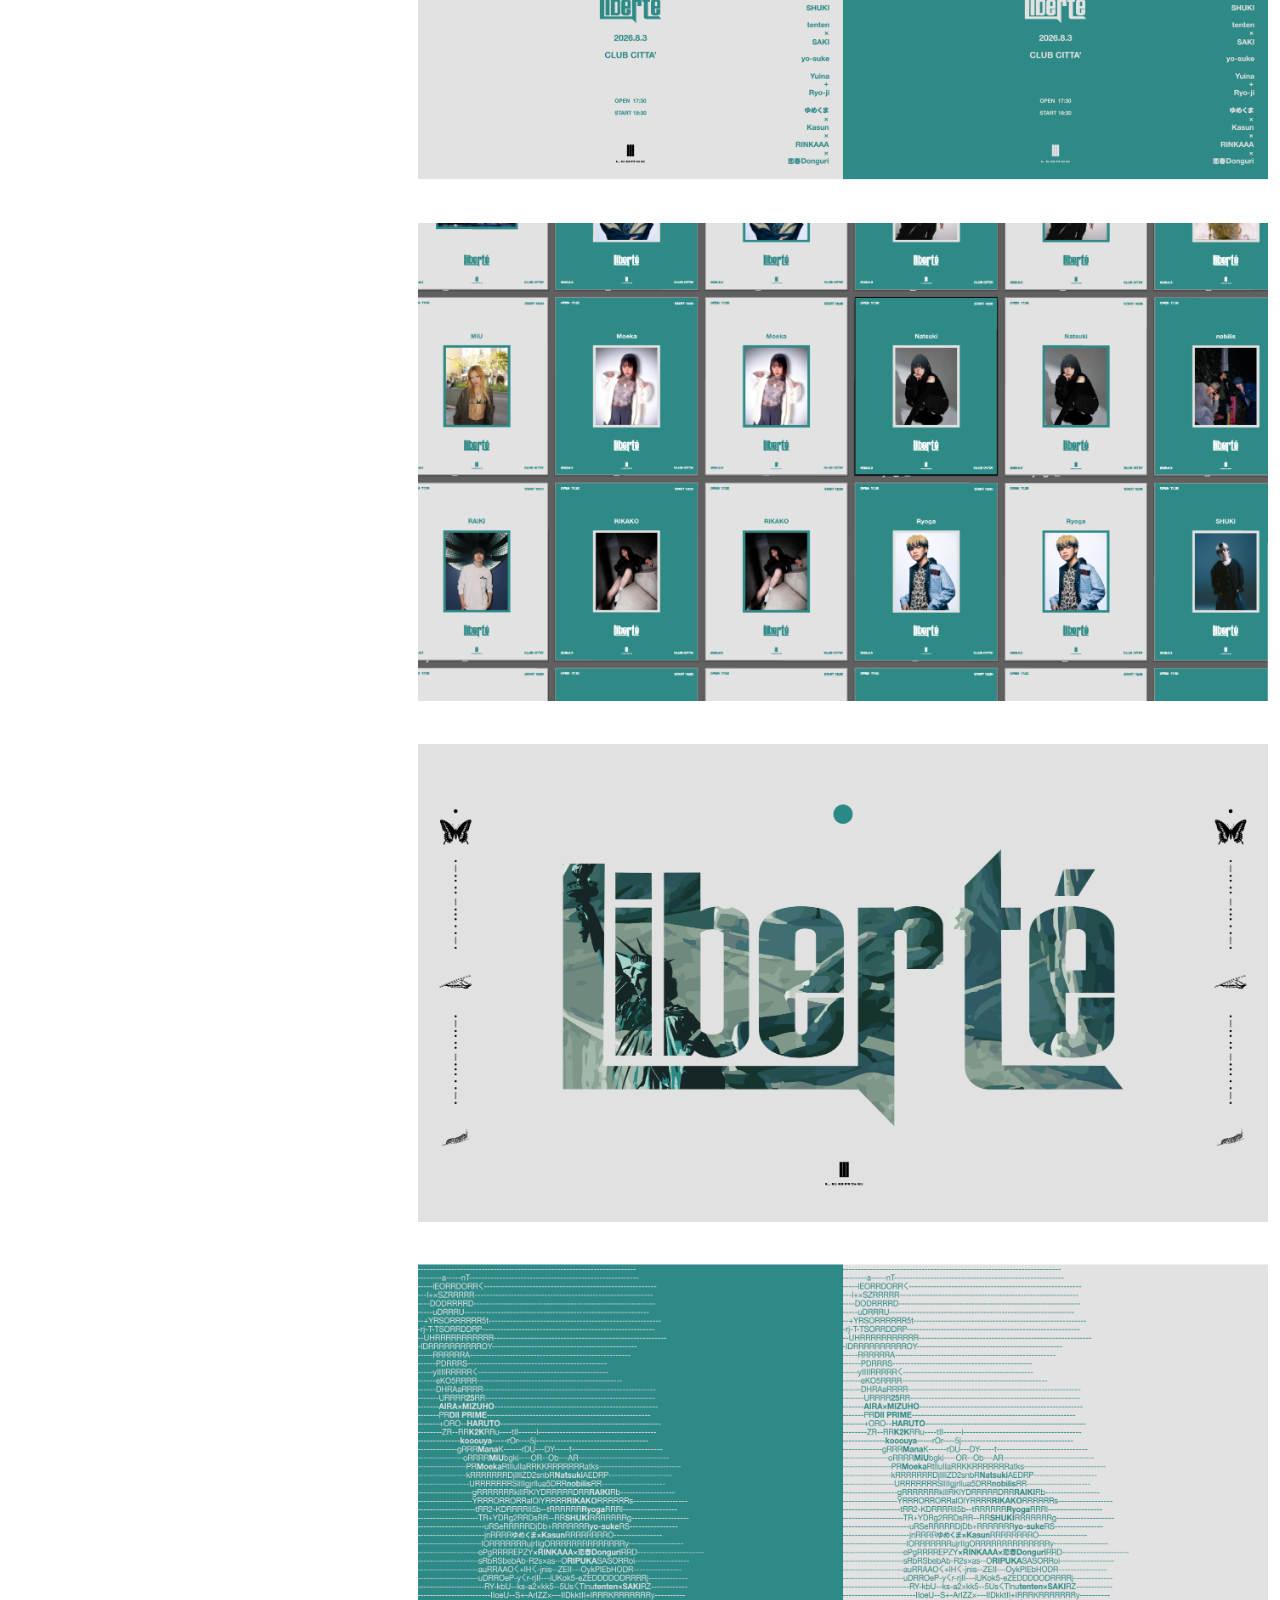
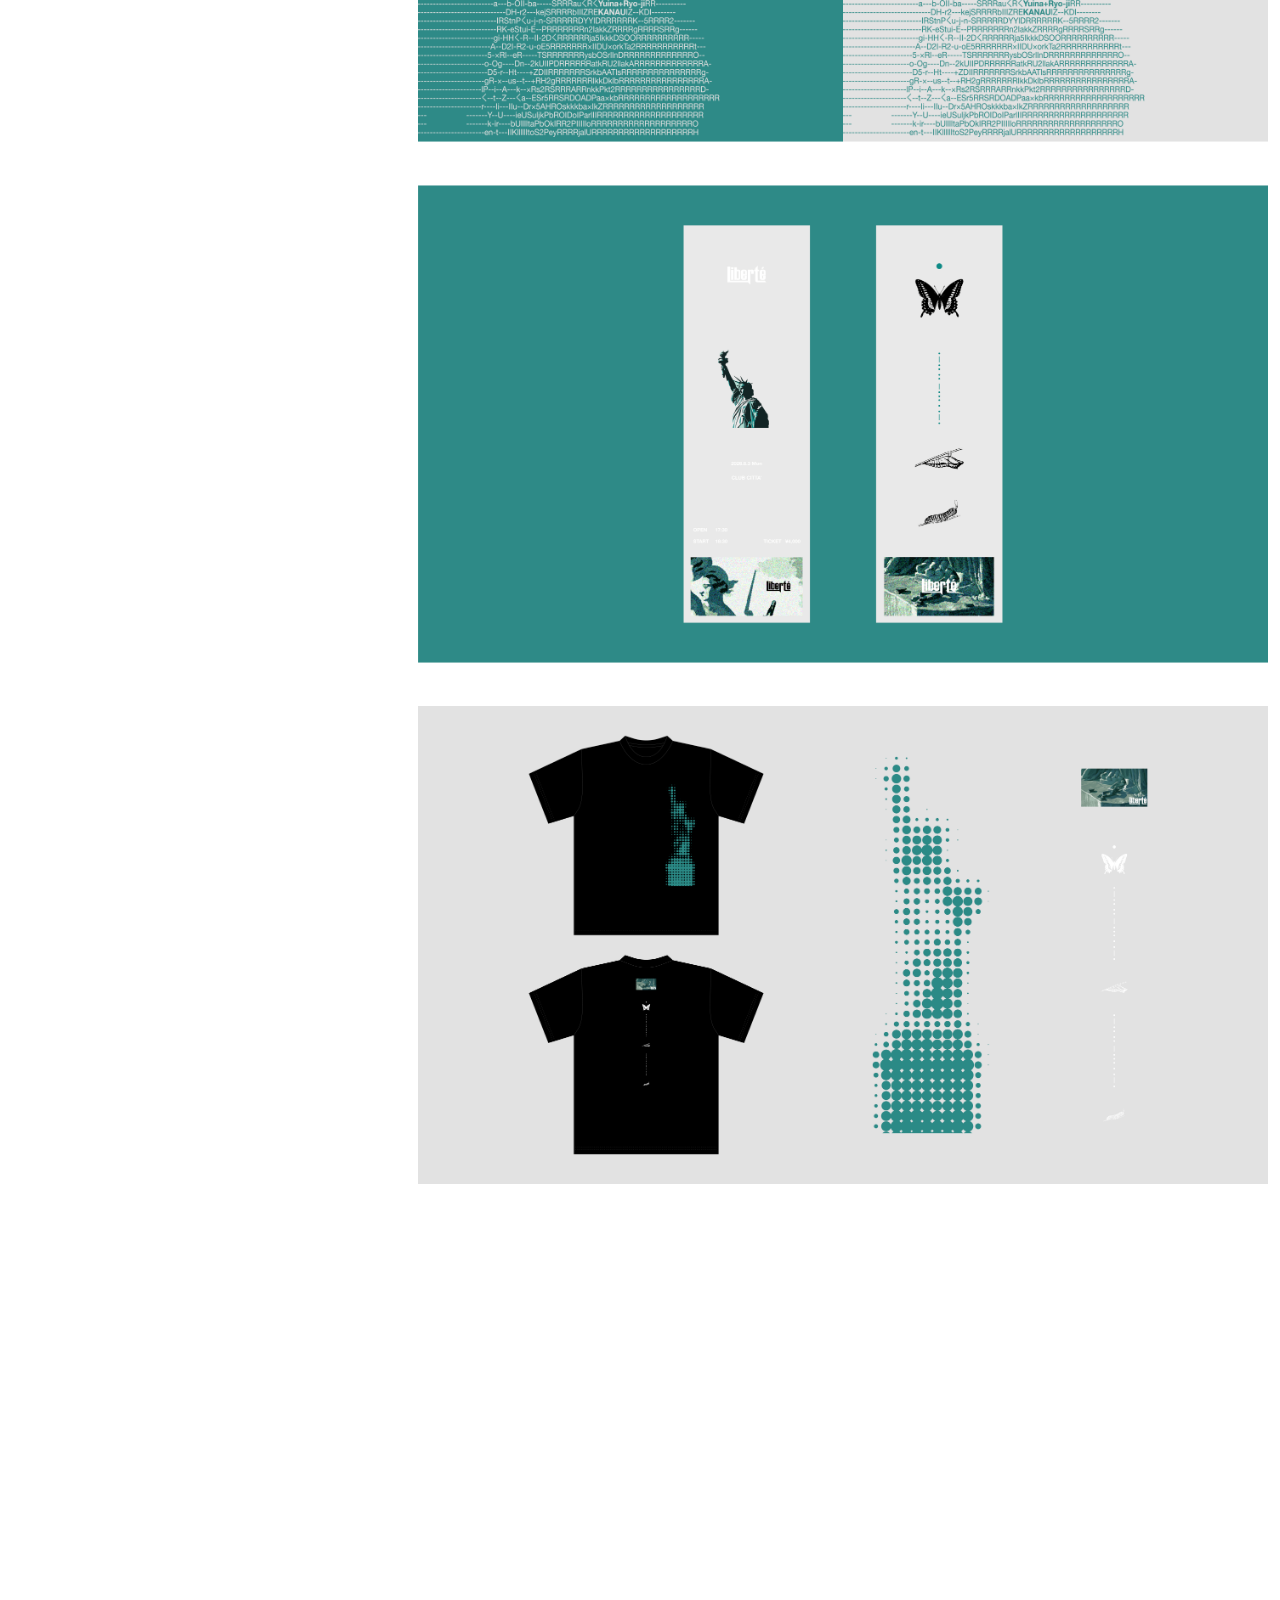
<file: work-Liberté.html>
<!DOCTYPE html>
<html lang="en">
<head>
    <meta charset="UTF-8">
    <meta name="viewport" content="width=device-width, initial-scale=1.0">
<meta name="color-scheme" content="light dark">
  <title>Liberté — yusikpark</title>
  <meta name="description" content="yusikpark — Visual designer and art director based in Tokyo.">
   <!-- favicon -->
    <!-- favicon -->
  <link rel="icon" href="/favicon.svg" type="image/svg+xml">
  <link rel="icon" href="/favicon-96.png" type="image/png" sizes="96x96">
  <link rel="apple-touch-icon" href="/apple-touch-icon.png">

  <!-- 正式なURL（.htmlあり・なしの重複を防ぐ） ★ -->
  <link rel="canonical" href="https://yusikpark.com/work-Liberté">

  <!-- OGP -->
  <meta property="og:type" content="website">
  <meta property="og:site_name" content="yusikpark">
  <meta property="og:title" content="Liberté — yusikpark">          <!-- ★ -->
  <meta property="og:description" content="Graphic designer and art director based in Tokyo.">
  <meta property="og:url" content="https://yusikpark.com/work-Liberté">  <!-- ★ -->
  <meta property="og:image" content="https://yusikpark.com/images/ogp.png">
  <meta property="og:image:width" content="1200">
  <meta property="og:image:height" content="630">
  <meta name="twitter:card" content="summary_large_image">
  <!-- ちらつき防止：表示前にライト/ダークと言語を反映 -->
  <script>
    (function () {
      try {
        var t = localStorage.getItem("theme") ||
          (matchMedia("(prefers-color-scheme: dark)").matches ? "dark" : "light");
        document.documentElement.dataset.theme = t;
        var l = localStorage.getItem("lang");
        if (l) document.documentElement.lang = l;
      } catch (e) {}
    })();
  </script>
  <link rel="stylesheet" href="css/style.css">
  <script src="js/i18n.js" defer></script>
  <script src="js/works.js" defer></script>
  <script src="js/main.js" defer></script>
</head>
<body data-page="works" data-work="work-Liberté">
  <!-- 左テキスト＋右上メニューは js/main.js が全ページ共通で描画 -->
  <div id="site-chrome"></div>

      <main>
    <!-- 作品詳細：画像を上から順に並べる。1枚目の下に作品名とカテゴリー
         画像を入れたら、仮ボックス（div.work-thumb）を次の形に差し替え：
         <img src="images/works/01/01.jpg" alt="Project name" width="1920" height="1080" loading="lazy"> -->
         <!-- 左下の固定キャプション（中身は js/works.js） -->
    <div class="work-info" id="work-info"></div>
      <li class="work">
        
    <ul class="works-feed">
      <img src="images/works/Liberté/thumb.jpg" alt="Liberté" loading="lazy">
      <li class="work"><img src="images/works/Liberté/01.jpg" alt="作品名" loading="lazy"></li>
      <li class="work"><img src="images/works/Liberté/02.jpg" alt="作品名" loading="lazy"></li>
      <li class="work"><img src="images/works/Liberté/03.jpg" alt="作品名" loading="lazy"></li>
      <li class="work"><img src="images/works/Liberté/04.jpg" alt="作品名" loading="lazy"></li>
      <li class="work"><img src="images/works/Liberté/05.jpg" alt="作品名" loading="lazy"></li>
      <li class="work"><img src="images/works/Liberté/06.jpg" alt="作品名" loading="lazy"></li>
      <li class="work"><img src="images/works/Liberté/07.jpg" alt="作品名" loading="lazy"></li>
    </ul>
  </main>
    <!-- Cloudflare Web Analytics -->
   <script type='module' src='https://static.cloudflareinsights.com/beacon.min.js' data-cf-beacon='{"token": "ea90428f570e417a8672faa3dfea3c70"}'></script>
   <!-- End Cloudflare Web Analytics -->
</body>
</html>
</file>
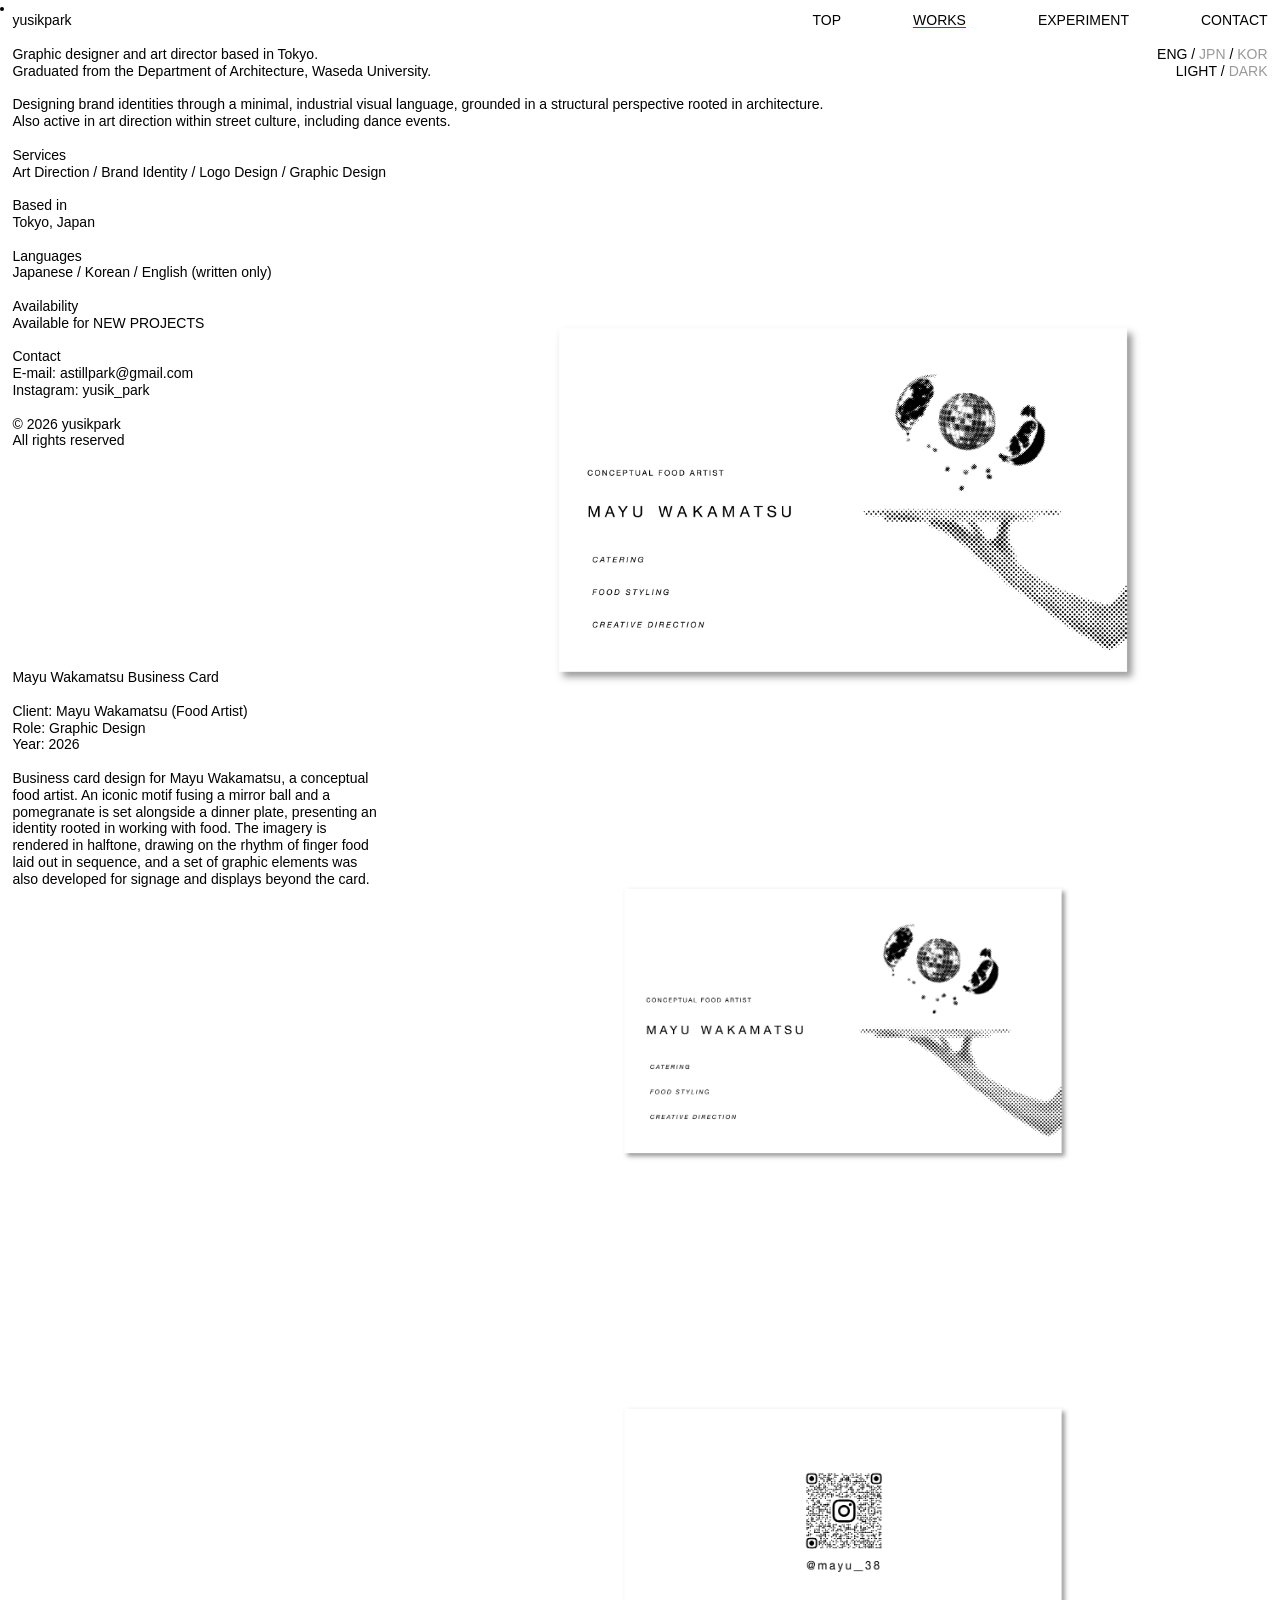
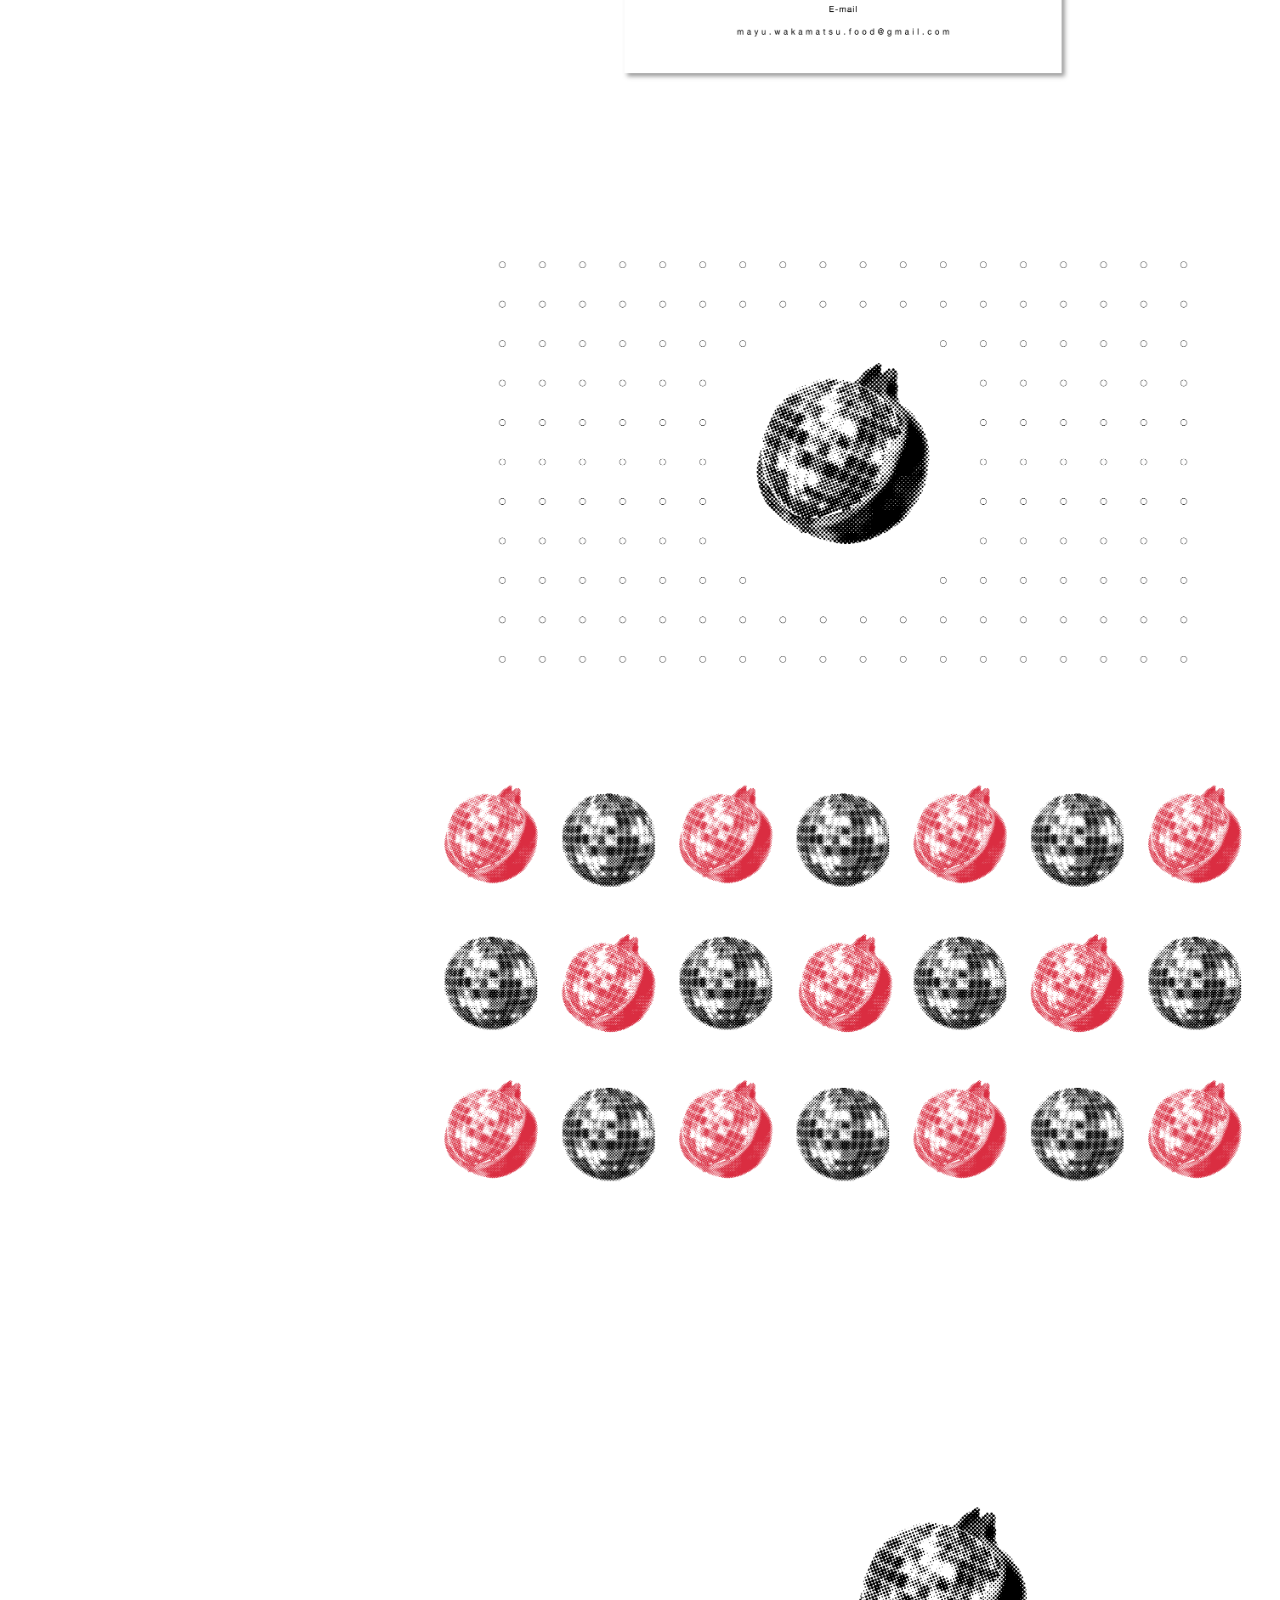
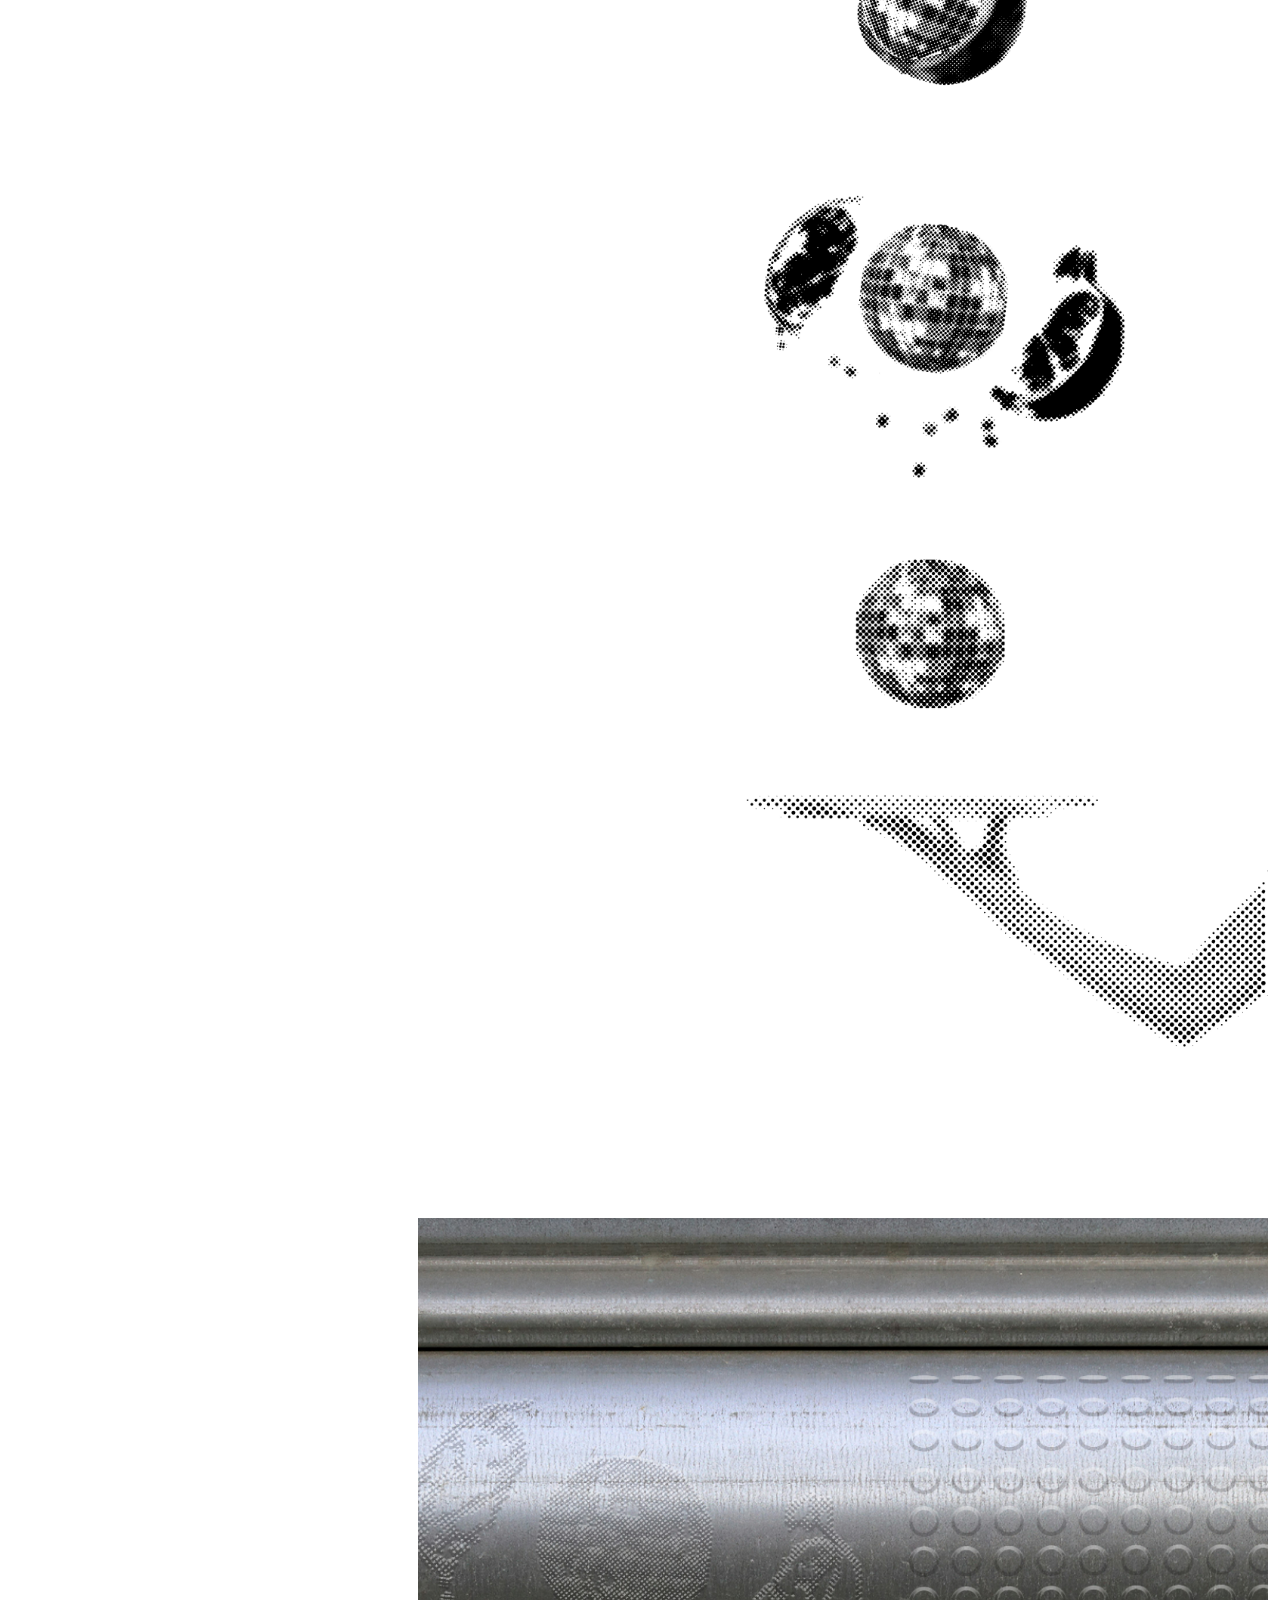
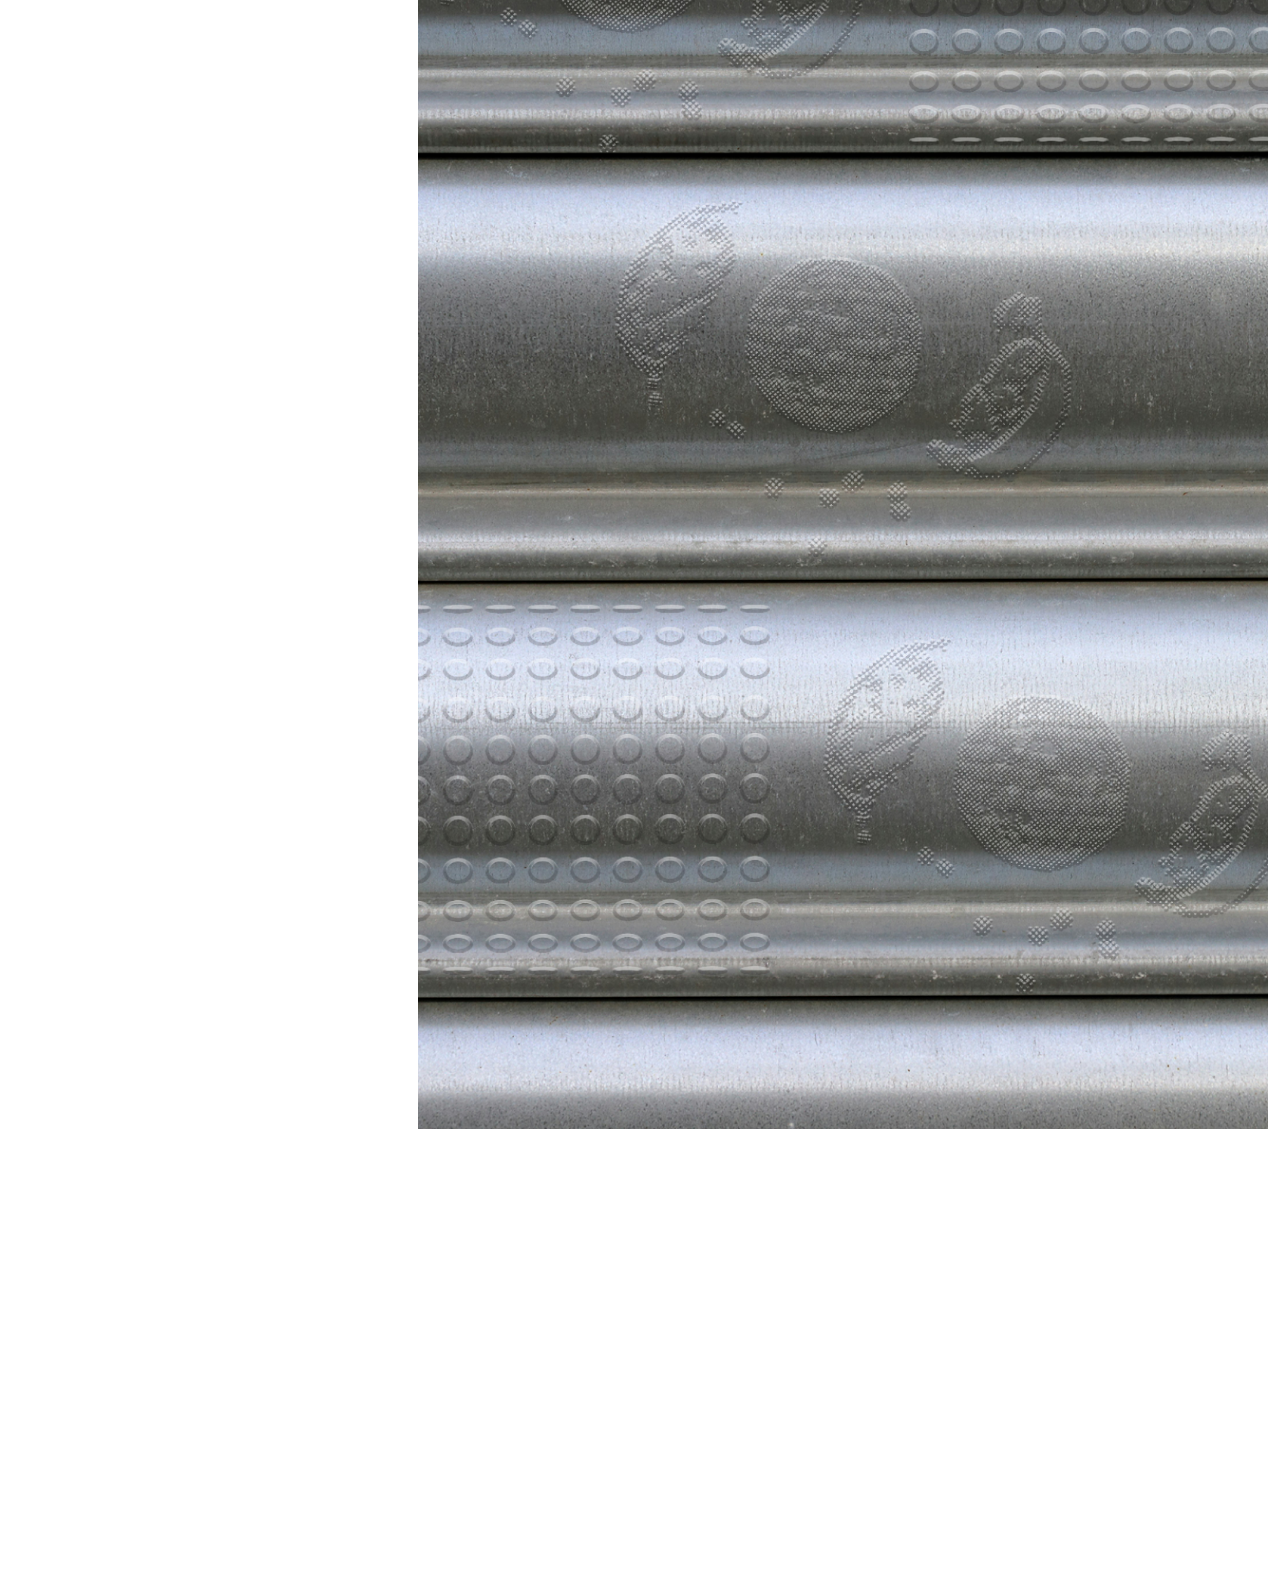
<file: work-mayuwakamatsu_businesscard.html>
<!DOCTYPE html>
<html lang="en">
<head>
    <meta charset="UTF-8">
    <meta name="viewport" content="width=device-width, initial-scale=1.0">
<meta name="color-scheme" content="light dark">
  <title>Mayu Wakamatsu Business card — yusikpark</title>
  <meta name="description" content="yusikpark — Visual designer and art director based in Tokyo.">
   <!-- favicon -->
    <!-- favicon -->
  <link rel="icon" href="/favicon.svg" type="image/svg+xml">
  <link rel="icon" href="/favicon-96.png" type="image/png" sizes="96x96">
  <link rel="apple-touch-icon" href="/apple-touch-icon.png">

  <!-- 正式なURL（.htmlあり・なしの重複を防ぐ） ★ -->
  <link rel="canonical" href="https://yusikpark.com/work-mayuwakamatsu_businesscard">

  <!-- OGP -->
  <meta property="og:type" content="website">
  <meta property="og:site_name" content="yusikpark">
  <meta property="og:title" content="Mayu Wakamatsu Business Card — yusikpark">          <!-- ★ -->
  <meta property="og:description" content="Graphic designer and art director based in Tokyo.">
  <meta property="og:url" content="https://yusikpark.com/work-mayuwakamatsu_businesscard">  <!-- ★ -->
  <meta property="og:image" content="https://yusikpark.com/images/ogp.png">
  <meta property="og:image:width" content="1200">
  <meta property="og:image:height" content="630">
  <meta name="twitter:card" content="summary_large_image">
  <!-- ちらつき防止：表示前にライト/ダークと言語を反映 -->
  <script>
    (function () {
      try {
        var t = localStorage.getItem("theme") ||
          (matchMedia("(prefers-color-scheme: dark)").matches ? "dark" : "light");
        document.documentElement.dataset.theme = t;
        var l = localStorage.getItem("lang");
        if (l) document.documentElement.lang = l;
      } catch (e) {}
    })();
  </script>
  <link rel="stylesheet" href="css/style.css">
  <script src="js/i18n.js" defer></script>
  <script src="js/works.js" defer></script>
  <script src="js/main.js" defer></script>
</head>
<body data-page="works" data-work="work-mayuwakamatsu_businesscard">
  <!-- 左テキスト＋右上メニューは js/main.js が全ページ共通で描画 -->
  <div id="site-chrome"></div>

      <main>
    <!-- 作品詳細：画像を上から順に並べる。1枚目の下に作品名とカテゴリー
         画像を入れたら、仮ボックス（div.work-thumb）を次の形に差し替え：
         <img src="images/works/01/01.jpg" alt="Project name" width="1920" height="1080" loading="lazy"> -->
         <!-- 左下の固定キャプション（中身は js/works.js） -->
    <div class="work-info" id="work-info"></div>
      <li class="work">
        
    <ul class="works-feed">
      <img src="images/works/mayuwakamatsu_businesscard/thumb.jpg" alt="Mayu Wakamatsu Business Card" loading="lazy">
      <li class="work"><img src="images/works/mayuwakamatsu_businesscard/01.jpg" alt="作品名" loading="lazy"></li>
      <li class="work"><img src="images/works/mayuwakamatsu_businesscard/02.jpg" alt="作品名" loading="lazy"></li>
      <li class="work"><img src="images/works/mayuwakamatsu_businesscard/03.jpg" alt="作品名" loading="lazy"></li>
      <li class="work"><img src="images/works/mayuwakamatsu_businesscard/04.jpg" alt="作品名" loading="lazy"></li>
      <li class="work"><img src="images/works/mayuwakamatsu_businesscard/05.jpg" alt="作品名" loading="lazy"></li>
      <li class="work"><img src="images/works/mayuwakamatsu_businesscard/06.jpg" alt="作品名" loading="lazy"></li>
    </ul>
  </main>
    <!-- Cloudflare Web Analytics -->
   <script type='module' src='https://static.cloudflareinsights.com/beacon.min.js' data-cf-beacon='{"token": "ea90428f570e417a8672faa3dfea3c70"}'></script>
   <!-- End Cloudflare Web Analytics -->
</body>
</html>
</file>
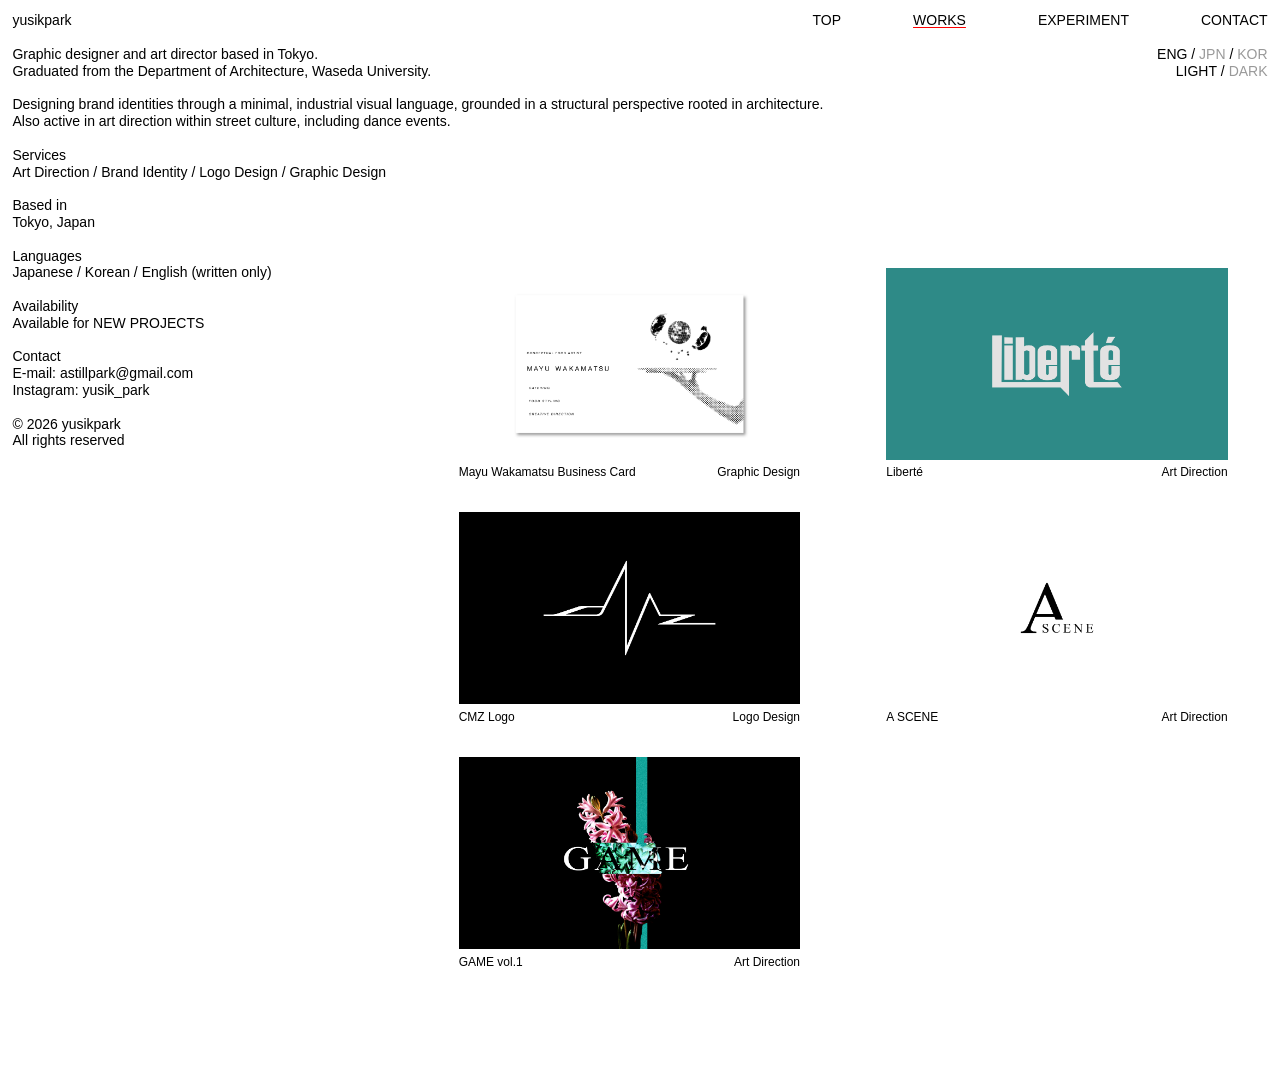
<file: works.html>
<!DOCTYPE html>
<html lang="en">
<head>
    <meta charset="UTF-8">
    <meta name="viewport" content="width=device-width, initial-scale=1.0">
<meta name="color-scheme" content="light dark">
  <title>WORKS - yusikpark</title>
  <meta name="description" content="yusikpark — Visual designer and art director based in Tokyo.">
  <!-- ちらつき防止：表示前にライト/ダークと言語を反映 -->
    <!-- favicon -->
    <!-- favicon -->
  <link rel="icon" href="/favicon.svg" type="image/svg+xml">
  <link rel="icon" href="/favicon-96.png" type="image/png" sizes="96x96">
  <link rel="apple-touch-icon" href="/apple-touch-icon.png">

  <!-- 正式なURL（.htmlあり・なしの重複を防ぐ） ★ -->
  <link rel="canonical" href="https://yusikpark.com/works">

  <!-- OGP -->
  <meta property="og:type" content="website">
  <meta property="og:site_name" content="yusikpark">
  <meta property="og:title" content="WORKS — yusikpark">          <!-- ★ -->
  <meta property="og:description" content="Graphic designer and art director based in Tokyo.">
  <meta property="og:url" content="https://yusikpark.com/works">  <!-- ★ -->
  <meta property="og:image" content="https://yusikpark.com/images/ogp.png">
  <meta property="og:image:width" content="1200">
  <meta property="og:image:height" content="630">
  <meta name="twitter:card" content="summary_large_image">

  <script>
    (function () {
      try {
        var t = localStorage.getItem("theme") ||
          (matchMedia("(prefers-color-scheme: dark)").matches ? "dark" : "light");
        document.documentElement.dataset.theme = t;
        var l = localStorage.getItem("lang");
        if (l) document.documentElement.lang = l;
      } catch (e) {}
    })();
  </script>
  <link rel="stylesheet" href="css/style.css">
  <script src="js/i18n.js" defer></script>
  <script src="js/works.js" defer></script>
  <script src="js/main.js" defer></script>
</head>
<body data-page="works">
  <!-- 左テキスト＋右上メニューは js/main.js が全ページ共通で描画 -->
  <div id="site-chrome"></div>

    <main>
    <!-- 作品を追加するときは <li class="work-card"> 〜 </li> を1つ複製して書き換える -->
    <ul class="works-grid">
      <li class="work-card">
        <a href="work-mayuwakamatsu_businesscard">
                    <div class="work-thumb"><img src="images/works/mayuwakamatsu_businesscard/thumb.jpg" alt="Mayu Wakamatsu Business Card" loading="lazy"></div>
          <p class="work-caption" data-work="work-mayuwakamatsu_businesscard"></p>
        </a>
      </li>

      <li class="work-card">
        <a href="work-Liberté">
                    <div class="work-thumb"><img src="images/works/Liberté/thumb.jpg" alt="Liberté" loading="lazy"></div>
          <p class="work-caption" data-work="work-Liberté"></p>
        </a>
      </li>

      <li class="work-card">
        <a href="work-CMZ">
                    <div class="work-thumb"><img src="images/works/CMZ/thumb.jpg" alt="CMZ Logo" loading="lazy"></div>
          <p class="work-caption" data-work="work-CMZ"></p>
        </a>
      </li>

      <li class="work-card">
        <a href="work-A-SCENE">
          <!-- 画像を入れたら、下の1行を次の行に差し替え：
               <div class="work-thumb"><img src="images/works/01/thumb.jpg" alt="Project name" loading="lazy"></div> -->
                    <div class="work-thumb"><img src="images/works/A-SCENE/thumb.jpg" alt="A SCENE" loading="lazy"></div>
                    <p class="work-caption" data-work="work-A-SCENE"></p>
        </a>
      </li>
      <li class="work-card">
        <a href="work-GAME-vol.1">
                    <div class="work-thumb"><img src="images/works/GAME-vol.1/thumb.jpg" alt="GAME vol.1" loading="lazy"></div>
          <p class="work-caption" data-work="work-GAME-vol.1"></p>
        </a>
      </li>

    </ul>
  </main>
    <!-- Cloudflare Web Analytics -->
   <script type='module' src='https://static.cloudflareinsights.com/beacon.min.js' data-cf-beacon='{"token": "ea90428f570e417a8672faa3dfea3c70"}'></script>
   <!-- End Cloudflare Web Analytics -->
</body>
</html>
</file>
<file: css/style.css>
/* =========================================================
   yusikpark portfolio — base styles
   Illustrator comp: 1440 × 960 / Helvetica Neue Regular 12pt / 行送り 21.6 / トラッキング 0
   1デザインpx = 100vw / 1440 として、画面幅に比例して拡縮します
   ========================================================= */

:root {
  --u: calc(100vw / 1440);                       /* 1 design px */
  --fs: clamp(14px, calc(12 * var(--u)), 22px);  /* 12pt @1440 */
  --lh: 1.2;                                     /* 21.6 / 18 */
  --line: calc(var(--fs) * var(--lh));           /* 1行の高さ */
  --m: clamp(12px, calc(14 * var(--u)), 20px);   /* 外側の余白 */
  --nav-gap: calc(81 * var(--u));                /* メニュー間隔 */
  --col: calc(470 * var(--u));                   /* 画像カラムの開始位置 */
  --feed-top: calc(275 * var(--u));              /* 1枚目の画像の上端 */
  --feed-gap: calc(48 * var(--u));               /* 画像同士の間隔 */

  --bg: #fff;
  --fg: #000;
   --accent: #ff0000;   /* 十字線・名前の線の色（ライト） */
   --accent-blend: #00ffff;  /* 左テキスト・メニュー用。反転表示されるので赤の反対色を指定 */
  --placeholder: #ccc;

  --font-en: "Helvetica Neue", Helvetica, Arial, sans-serif;
  --font-ja: "Helvetica Neue", Helvetica, "Hiragino Sans", "Hiragino Kaku Gothic ProN", "Noto Sans JP", "Yu Gothic", Meiryo, sans-serif;
  --font-ko: "Helvetica Neue", Helvetica, "Apple SD Gothic Neo", "Noto Sans KR", "Malgun Gothic", sans-serif;
}

/* 和文・ハングルは行送り1.2だと詰まりすぎるので少し広げる */
html:lang(ja), html:lang(ko) { --lh: 1.3; }

/* ダークモード：背景を反転するだけ（文字は下の difference で自動反転） */
html[data-theme="dark"] {
  --bg: #000;
  --fg: #fff;
  --accent: #3dffb4;   /* ダーク：赤を反転した水色 */
  --accent-blend: var(--accent);
  --placeholder: #444;
}

/* ---------- reset ---------- */
*, *::before, *::after { box-sizing: border-box; }
html {
  background: var(--bg);
  scroll-snap-type: none;   /* スワイプで1枚ずつ止まる（LP的） */
  -webkit-text-size-adjust: 100%;
}
body {
  margin: 0;
  background: var(--bg);
  font-family: var(--font-en);
  font-size: var(--fs);
  line-height: var(--lh);
  font-weight: 400;
  letter-spacing: 0;
  -webkit-font-smoothing: antialiased;
  -moz-osx-font-smoothing: grayscale;
  min-height: 100vh;
  min-height: 100lvh;   /* 下のツールバーの裏側まで、ページの背景で覆う */
}
html:lang(ja) body { font-family: var(--font-ja); }
html:lang(ko) body { font-family: var(--font-ko); word-break: keep-all; }
html:lang(ja) .statement { word-break: auto-phrase; } /* 文節で改行（Chrome） */

p, dl, dd, ul { margin: 0; padding: 0; }
ul { list-style: none; }
a { color: inherit; text-decoration: none; }
button {
  font: inherit; color: inherit; letter-spacing: inherit;
  background: none; border: 0; padding: 0; margin: 0;
  cursor: pointer;
}
img { display: block; }

/* ---------- 共通の固定レイヤー（左テキスト＋右上メニュー） ----------
   画像の上に重なっても読めるよう、白文字＋difference で
   「白地では黒・黒地では白・画像上では反転色」に自動で切り替わる */
.site-info,
.site-header {
  position: fixed;
  z-index: 10;
  color: #fff;
  mix-blend-mode: difference;
  pointer-events: none;            /* 文字の下の画像もクリックできるように */
}
.site-info a,
.site-header a,
.site-header button { pointer-events: auto; }

.site-info {
  top: var(--m);
  left: var(--m);
}
.block + .block { margin-top: var(--line); }   /* ブロック間＝空行1つ */
.statement { max-width: calc(960 * var(--u)); }

.site-header {
  top: var(--m);
  right: var(--m);
  text-align: right;
}
.site-nav {
  display: flex;
  justify-content: flex-end;
  gap: var(--nav-gap);
}
.site-nav a[aria-current="page"] {
  text-decoration: underline;
  text-underline-offset: 0.15em;
  text-decoration-thickness: 1px;
  text-decoration-color: var(--accent-blend);
}
.toggles { margin-top: var(--line); }   /* 左のステートメント1行目と揃える */

/* 切替ボタン：選択中だけ濃く、他は薄く */
.toggle button[aria-pressed="false"] { opacity: 0.4; }

/* hover：リンクにカーソルを当てると赤（ダークでは水色/ミント）に */
@media (hover: hover) {
  .site-info a:hover,
  .site-nav a:hover,
  .toggle button:hover { color: var(--accent-blend); }
  .toggle button[aria-pressed="false"]:hover { opacity: 1; }
  .contact-meta a:hover,
  .work-card a:hover .work-caption { color: var(--accent); }
}

/* ---------- 画像フィード ---------- */
.works-feed {
  display: grid;
  gap: var(--feed-gap);
  margin-left: var(--col);
  padding: var(--feed-top) var(--m) 50vh 0;
}
.work {
  scroll-snap-align: start;
  scroll-margin-top: var(--feed-top);   /* 何枚目でも1枚目と同じ位置に止まる */
}
.work a { display: block; }
.work img {
  width: 100%;    /* どの比率の画像も、16:9の画像と同じ幅に揃える */
  height: auto;   /* 高さは元の比率のまま */
}

/* 画像未設定のときの仮ボックス（コンプの×印） */
.work.is-placeholder a {
  width: 100%;
  aspect-ratio: 16 / 9;
  border: 1px solid var(--placeholder);
  background:
    linear-gradient(to top right, transparent calc(50% - 0.5px), var(--placeholder) calc(50% - 0.5px), var(--placeholder) calc(50% + 0.5px), transparent calc(50% + 0.5px)),
    linear-gradient(to bottom right, transparent calc(50% - 0.5px), var(--placeholder) calc(50% - 0.5px), var(--placeholder) calc(50% + 0.5px), transparent calc(50% + 0.5px));
}

/* ---------- 作品のサムネイル・仮ボックス（共通） ---------- */
.work-thumb {
  width: 100%;
  aspect-ratio: 16 / 9;
  overflow: hidden;
}
.work-thumb img {
  width: 100%;
  height: 100%;
  object-fit: cover;          /* 16:9 に切り抜いて表示 */
}
.work-thumb.is-placeholder {
  border: 1px solid var(--placeholder);
  background:
    linear-gradient(to top right, transparent calc(50% - 0.5px), var(--placeholder) calc(50% - 0.5px), var(--placeholder) calc(50% + 0.5px), transparent calc(50% + 0.5px)),
    linear-gradient(to bottom right, transparent calc(50% - 0.5px), var(--placeholder) calc(50% - 0.5px), var(--placeholder) calc(50% + 0.5px), transparent calc(50% + 0.5px));
}

/* キャプション：左に作品名、右にカテゴリー */
.work-caption {
  display: flex;
  justify-content: space-between;
  gap: 1em;
  margin-top: calc(6 * var(--u));
  font-size: max(12px, calc(var(--fs) * 0.67));   /* ← 本文の約2/3 */
  line-height: 1.3;
  color: var(--fg);
}

/* ---------- WORKS 一覧（2列グリッド） ---------- */
.works-grid {
  display: grid;
  grid-template-columns: repeat(2, 1fr);
  column-gap: calc(97 * var(--u));     /* ← 列の間隔 */
  row-gap: calc(36 * var(--u));        /* ← 行の間隔 */
  margin-left: calc(516 * var(--u));   /* ← 左端の位置 */
  padding: calc(301 * var(--u)) calc(59 * var(--u)) calc(120 * var(--u)) 0;
}
.work-card a { display: block; }

/* ---------- 作品詳細：左下の固定キャプション ---------- */
.work-info {
  position: fixed;
  left: var(--m);
  bottom: var(--m);
  z-index: 5;
  width: calc(420 * var(--u));     /* ← キャプションの幅 */
  color: var(--fg);
}
/* スマホ：固定をやめ、画像の上に置く */
@media (max-width: 767px) {
  .work-info {
    position: static;
    width: auto;
    padding: calc(var(--line) * 2) var(--m) 0;
  }
  .work-info + .works-feed { padding-top: var(--line); }
}

/* 下層ページの仮コンテンツ */
.page-body {
  margin-left: var(--col);
  padding: var(--feed-top) var(--m) var(--m) 0;
}

/* ---------- 十字線カーソル ---------- */
.cursor-line {
  position: fixed;
  top: 0;
  left: 0;
  z-index: 20;
  background: var(--accent);          /* ← 線の色 */
  pointer-events: none;         /* クリックの邪魔をしない */
  opacity: 0;
  transition: opacity 0.2s;
}
.cursor-x { width: 100vw; height: 0.5px; }   /* ← 横線の太さ */
.cursor-y { width: 0.5px; height: 100vh; }   /* ← 縦線の太さ */
.has-cursor .cursor-line { opacity: 1; }

/* ---------- TOP：大きな名前 ---------- */
.hero-name {
  position: fixed;
  right: calc(0 * var(--u));            /* ← 右端の位置 */
  bottom: calc(15 * var(--u));          /* ← 下端の位置（小さくすると下に沈む） */
  z-index: 1;
  margin: 0;
  font-family: var(--font-en);
  font-weight: 500;                     /* ← Medium。イラレのウェイトに合わせて */
  font-size: calc(242 * var(--u));      /* ← 大きさ（1440px幅で242px） */
  line-height: 1;
  letter-spacing: 0;                    /* ← イラレのトラッキング値 ÷ 1000 (em) */
  font-kerning: normal;
  color: var(--fg);
  white-space: nowrap;
}

/* カーソルが当たった1文字だけ、塗り → 線（十字線と同じ色・太さ） */
.hero-name .char:hover {
  color: transparent;
  -webkit-text-stroke: 1px var(--accent);
}

/* 日本語・韓国語の名前：大きさは英語と同じ。横幅は main.js で英語に合わせて伸ばす（平体） */
html:lang(ja) .hero-name { font-family: var(--font-ja); }
html:lang(ko) .hero-name { font-family: var(--font-ko); }
.hero-inner {
  display: inline-block;
  transform-origin: right bottom;   /* 右下を基準に伸ばす */
}
.hero-probe {                       /* 英語の横幅を測るための見えない文字 */
  position: absolute;
  visibility: hidden;
  font-family: var(--font-en);
}

/* ---------- CONTACT ---------- */
.contact {
  position: fixed;
  right: var(--m);
  bottom: calc(15 * var(--u));
  text-align: right;
  color: var(--fg);
}
.contact-meta { margin-bottom: var(--line); }
.contact-email {
  display: block;
  margin-left: auto;
  font-family: var(--font-en);
  font-weight: 500;
  font-size: calc(86 * var(--u));      /* ← メールアドレスの大きさ */
  line-height: 1;
  white-space: nowrap;
}
.contact-hint { margin-top: calc(10 * var(--u)); }

/* カーソルが当たった1文字だけ、塗り → 線（TOPの名前と同じ） */
.contact-email .char:hover {
  color: transparent;
  -webkit-text-stroke: 0.5px var(--accent);
}

/* スマホ：固定をやめ、左揃えで縦に流す */
@media (max-width: 767px) {
  .contact {
    position: static;
    text-align: left;
    padding: calc(var(--line) * 2) var(--m) var(--m);
  }
  .contact-email { margin-left: 0; font-size: 8.5vw; }
}

/* ---------- 404 ---------- */
.notfound {
  position: fixed;
  right: var(--m);
  bottom: calc(15 * var(--u));
  text-align: right;
  color: var(--fg);
}
.notfound-text + .notfound-text { margin-top: var(--line); }
.notfound-code {
  margin-top: var(--line);
  font-family: var(--font-en);
  font-weight: 500;
  font-size: calc(242 * var(--u));      /* TOPの名前と同じ大きさ */
  line-height: 1;
  white-space: nowrap;
}
.notfound-code .char:hover {
  color: transparent;
  -webkit-text-stroke: 0.5px var(--accent);
}
@media (hover: hover) {
  .notfound a:hover { color: var(--accent); }
}
@media (max-width: 767px) {
  .notfound {
    position: static;
    text-align: left;
    padding: calc(var(--line) * 2) var(--m) var(--m);
  }
  .notfound-code { font-size: 40vw; }
}


/* =========================================================
   スマホ（〜767px）
   左テキストを固定すると画面が埋まるため、
   メニューだけ上部に固定し、テキスト→画像の順に縦に流す
   ========================================================= */
@media (max-width: 767px) {
  :root {
    --fs: 14px;
    --m: 12px;
    --feed-gap: 24px;
  }
  html { scroll-snap-type: none; 
    -webkit-tap-highlight-color: transparent;   /* タップ時のグレーの四角を消す */}  /* スマホは通常スクロールの方が快適 */

  .site-header {
    left: var(--m);
    text-align: left;
  }
  .site-nav { justify-content: space-between; gap: 0; }
  .toggles {
    margin-top: 0;
    display: flex;
    justify-content: space-between;
  }

  .site-info {
    position: static;
    mix-blend-mode: normal;
    color: #000;
    padding: calc(var(--m) + var(--line) * 3) var(--m) 0;
  }
  html[data-theme="dark"] .site-info { color: #fff; }
  .site-info a:hover { color: var(--accent); }   /* スマホは反転しないので通常の色 */

  .statement br { display: none; }   /* 手動改行は狭い画面では外す */
  .statement,
  html:lang(ja) .statement,
  html:lang(ko) .statement { max-width: none; }

  .works-feed,
  .page-body {
    margin-left: 0;
    padding: calc(var(--line) * 2) var(--m) var(--m);
  }
  .work img { max-height: none; width: 100%; }

  .hero-name {
    position: static;
    padding: calc(var(--line) * 2) 0 0;
    font-size: 21vw;
    text-align: right;
    overflow: hidden;
    padding-bottom: 0.2em;   /* ← 追加：y や p の下側が切れないよう余白を足す */
  }
    .works-grid {
    grid-template-columns: 1fr;
    row-gap: 24px;
    margin-left: 0;
    padding: calc(var(--line) * 2) var(--m) var(--m);
  }
  .work-caption { margin-top: 6px; }
}

/* ---------- スマホ：TOP以外では左テキストを INFO ボタンで開閉 ---------- */
.info-toggle { display: none; }   /* PCでは出さない */

@media (max-width: 767px) {
  body:not([data-page="top"]) .info-toggle { display: inline; }
  body:not([data-page="top"]) .site-info { display: none; }
  body:not([data-page="top"]) main { padding-top: calc(var(--m) + var(--line) * 2); }

  /* 開いたとき：画面いっぱいに表示（メニューは上に残る） */
  html.info-open body:not([data-page="top"]) .site-info {
    display: block;
    position: fixed;
    inset: 0;
    z-index: 9;
    overflow-y: auto;
    background: var(--bg);
    padding: calc(var(--m) + var(--line) * 3) var(--m) var(--m);
  }
  html.info-open body { overflow: hidden; }   /* 開いている間は後ろをスクロールさせない */
}
</file>
